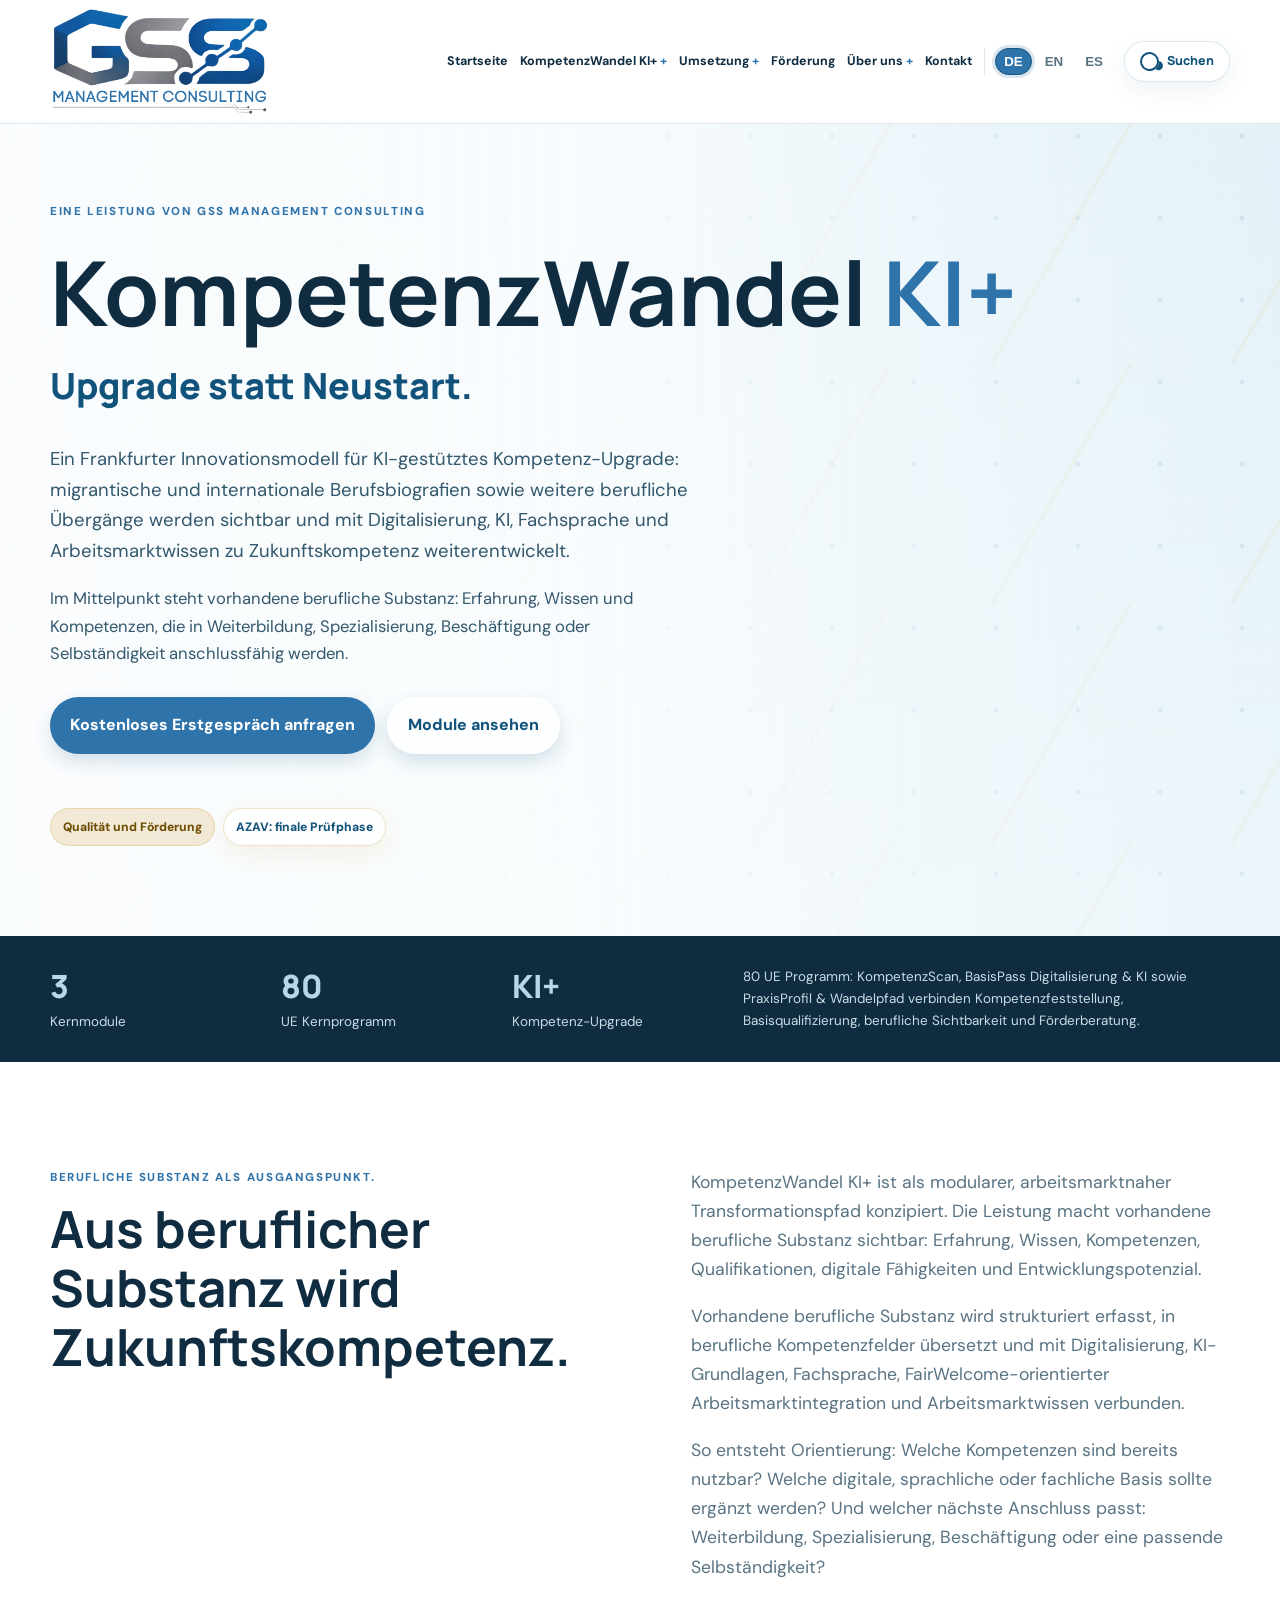
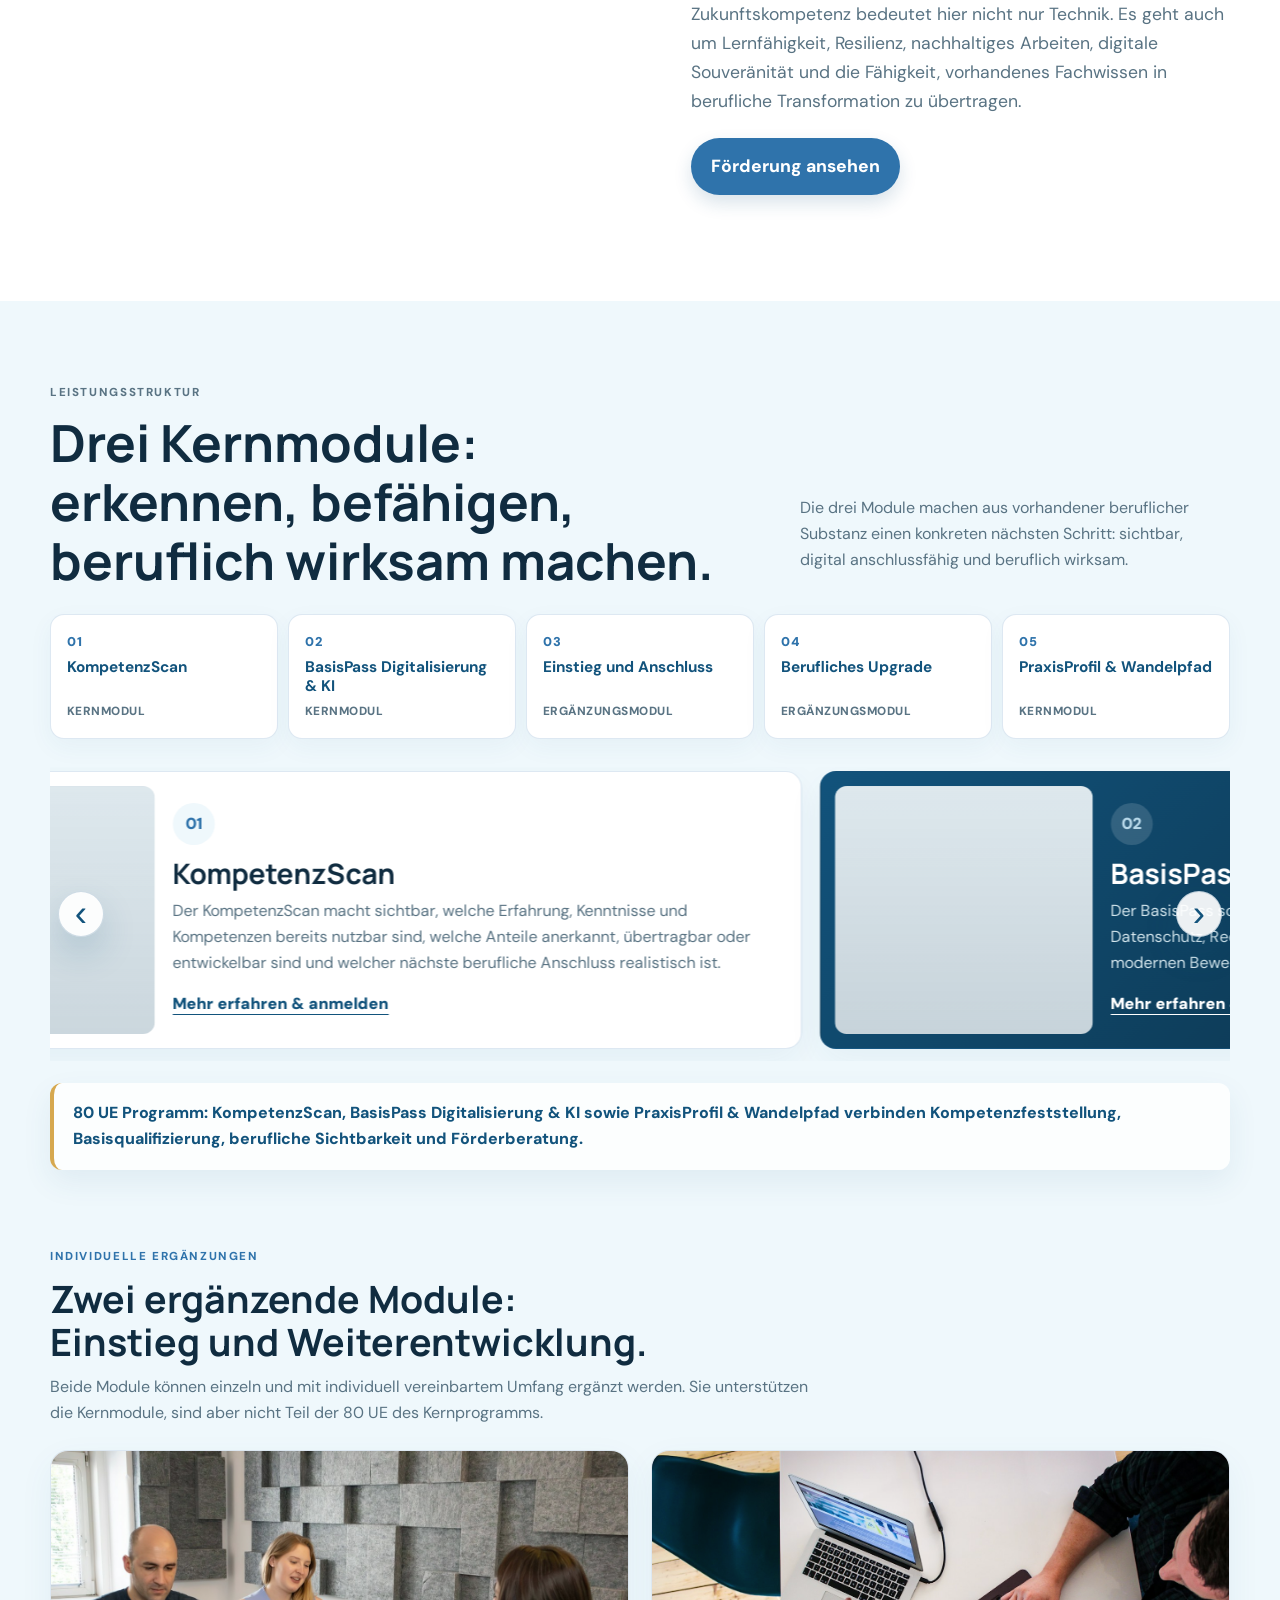
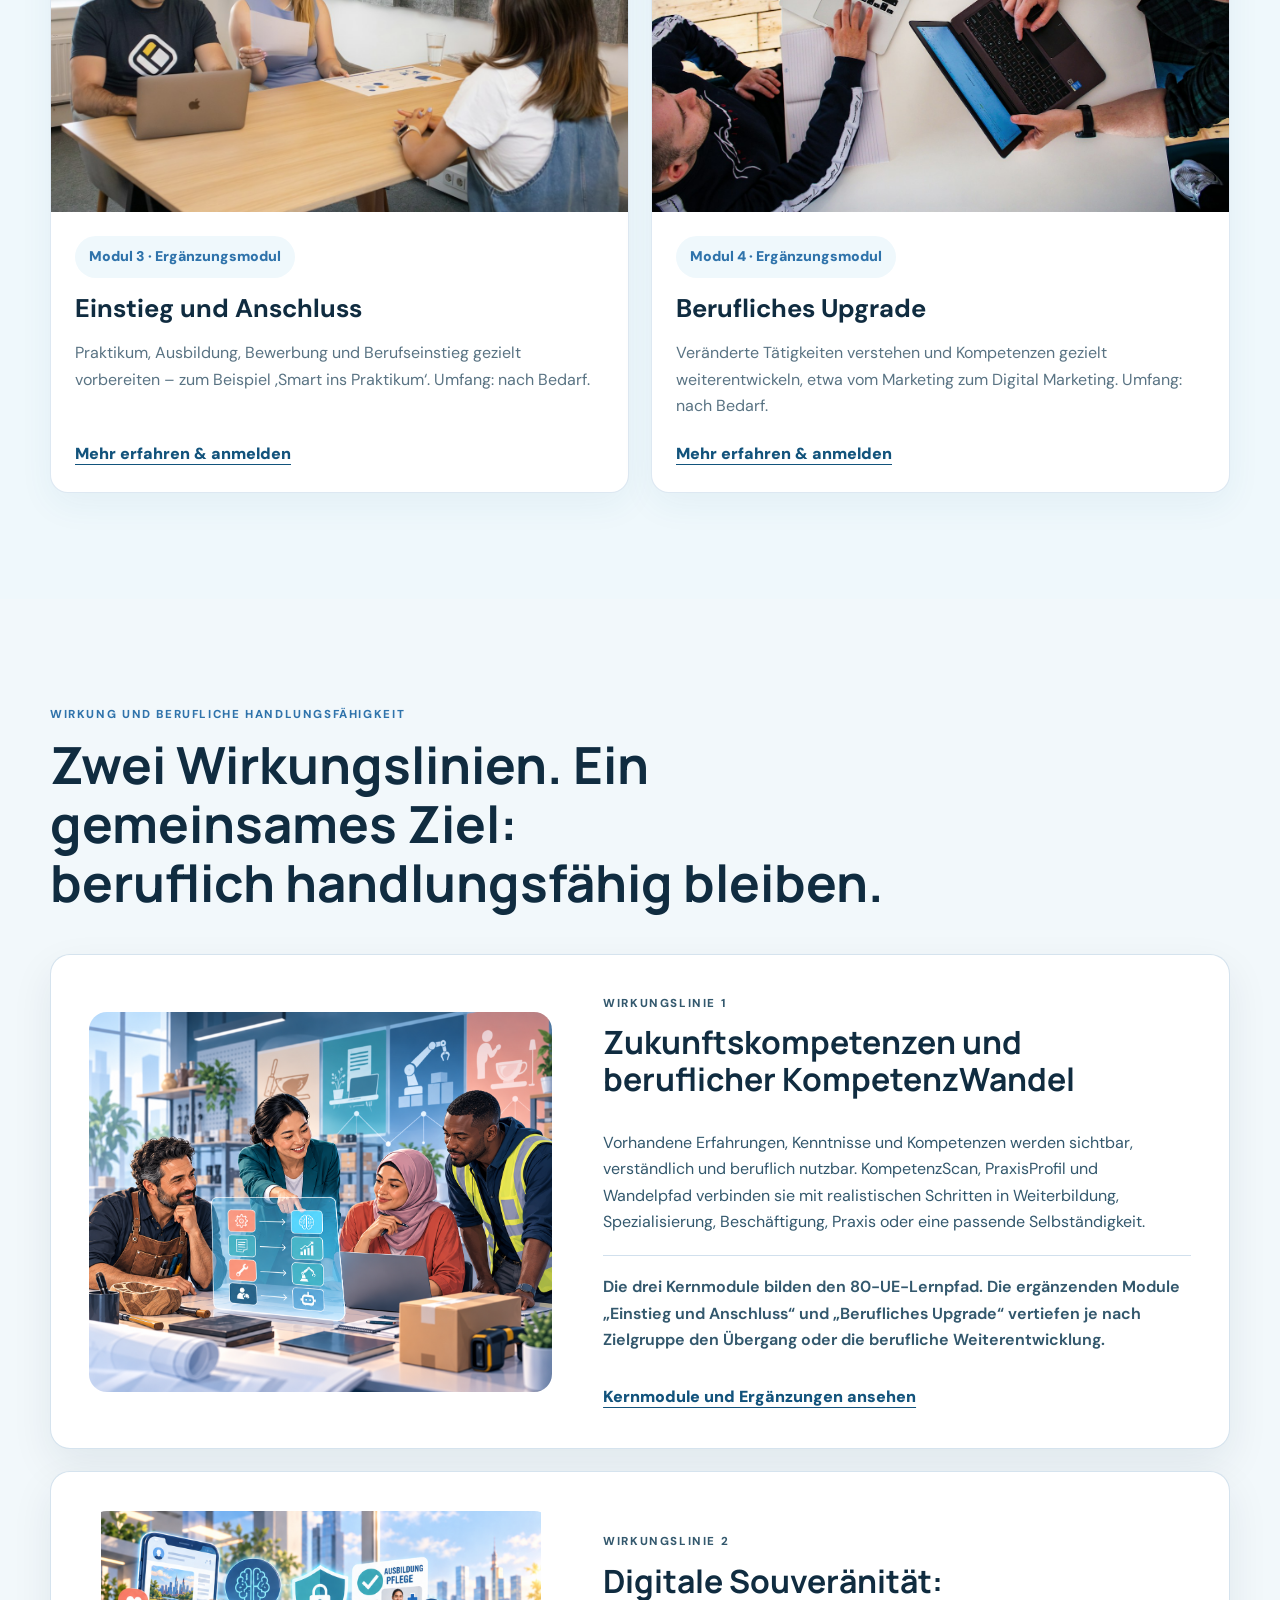
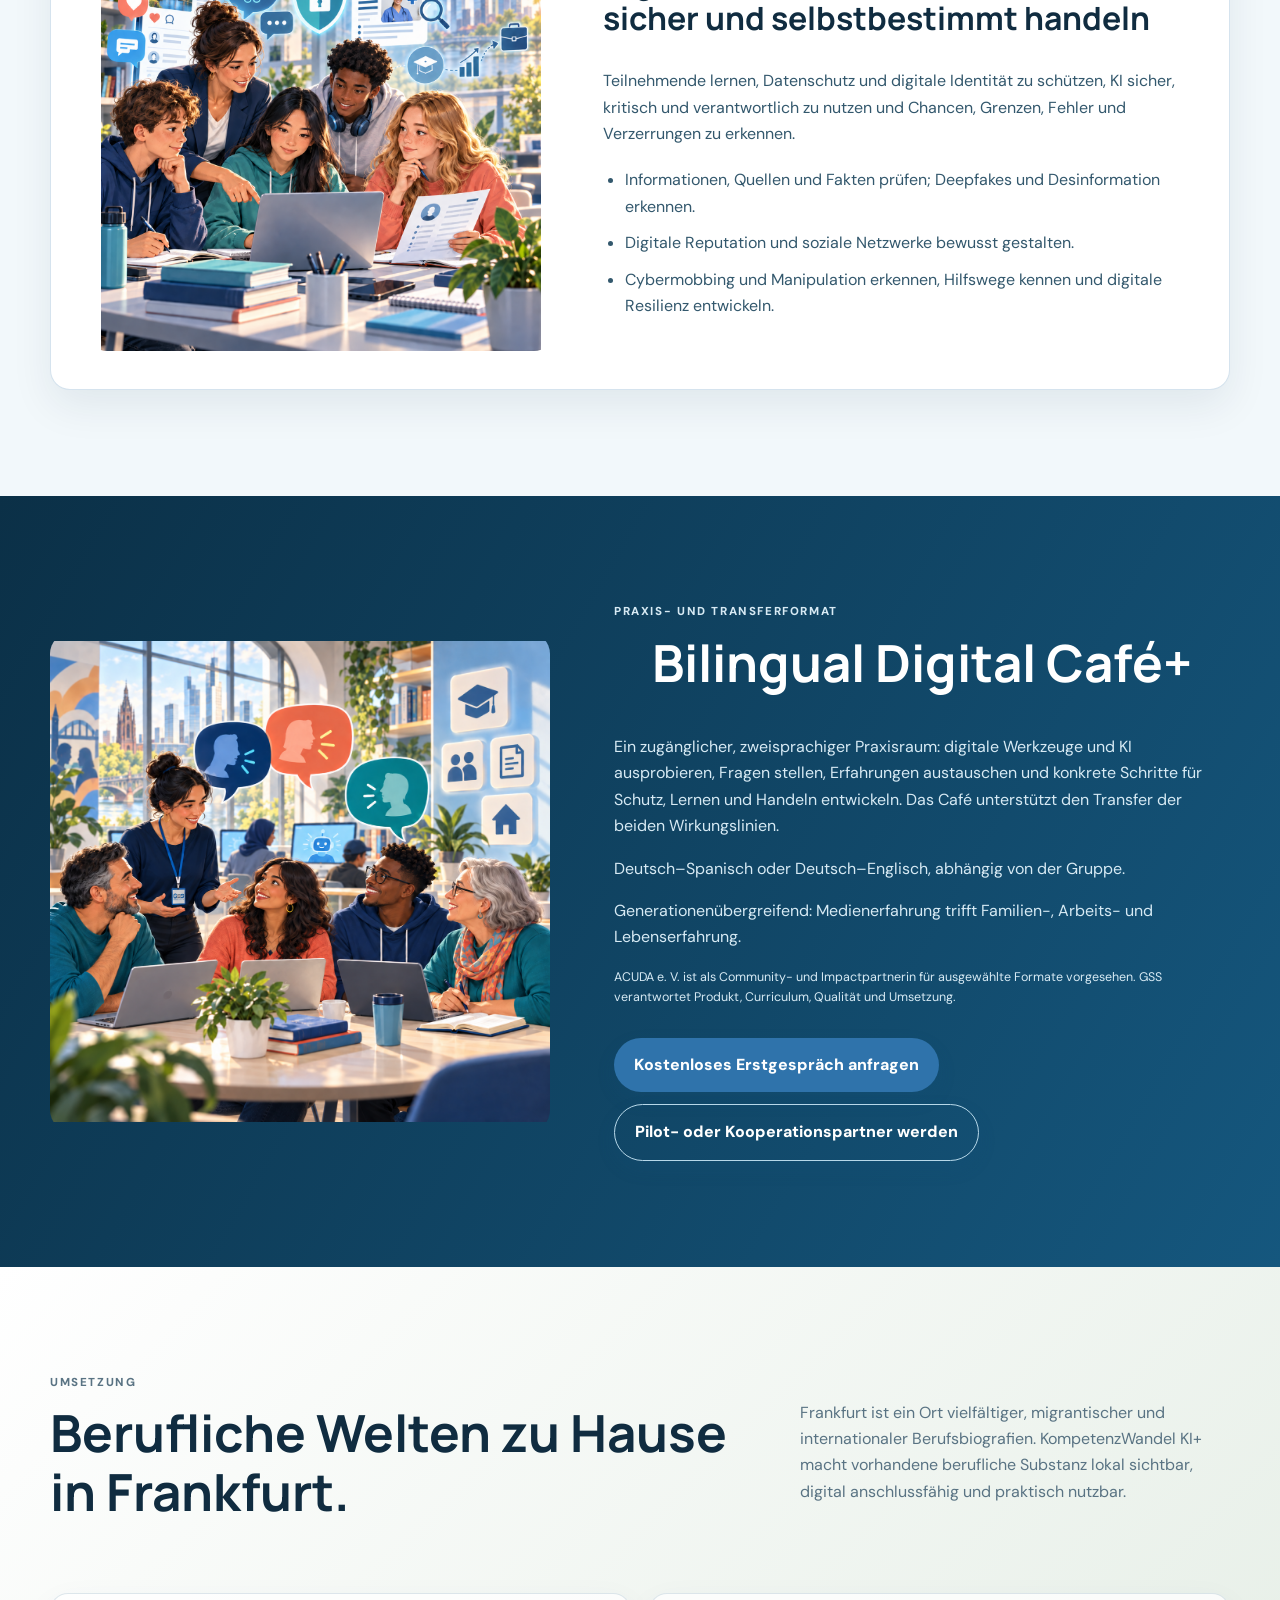
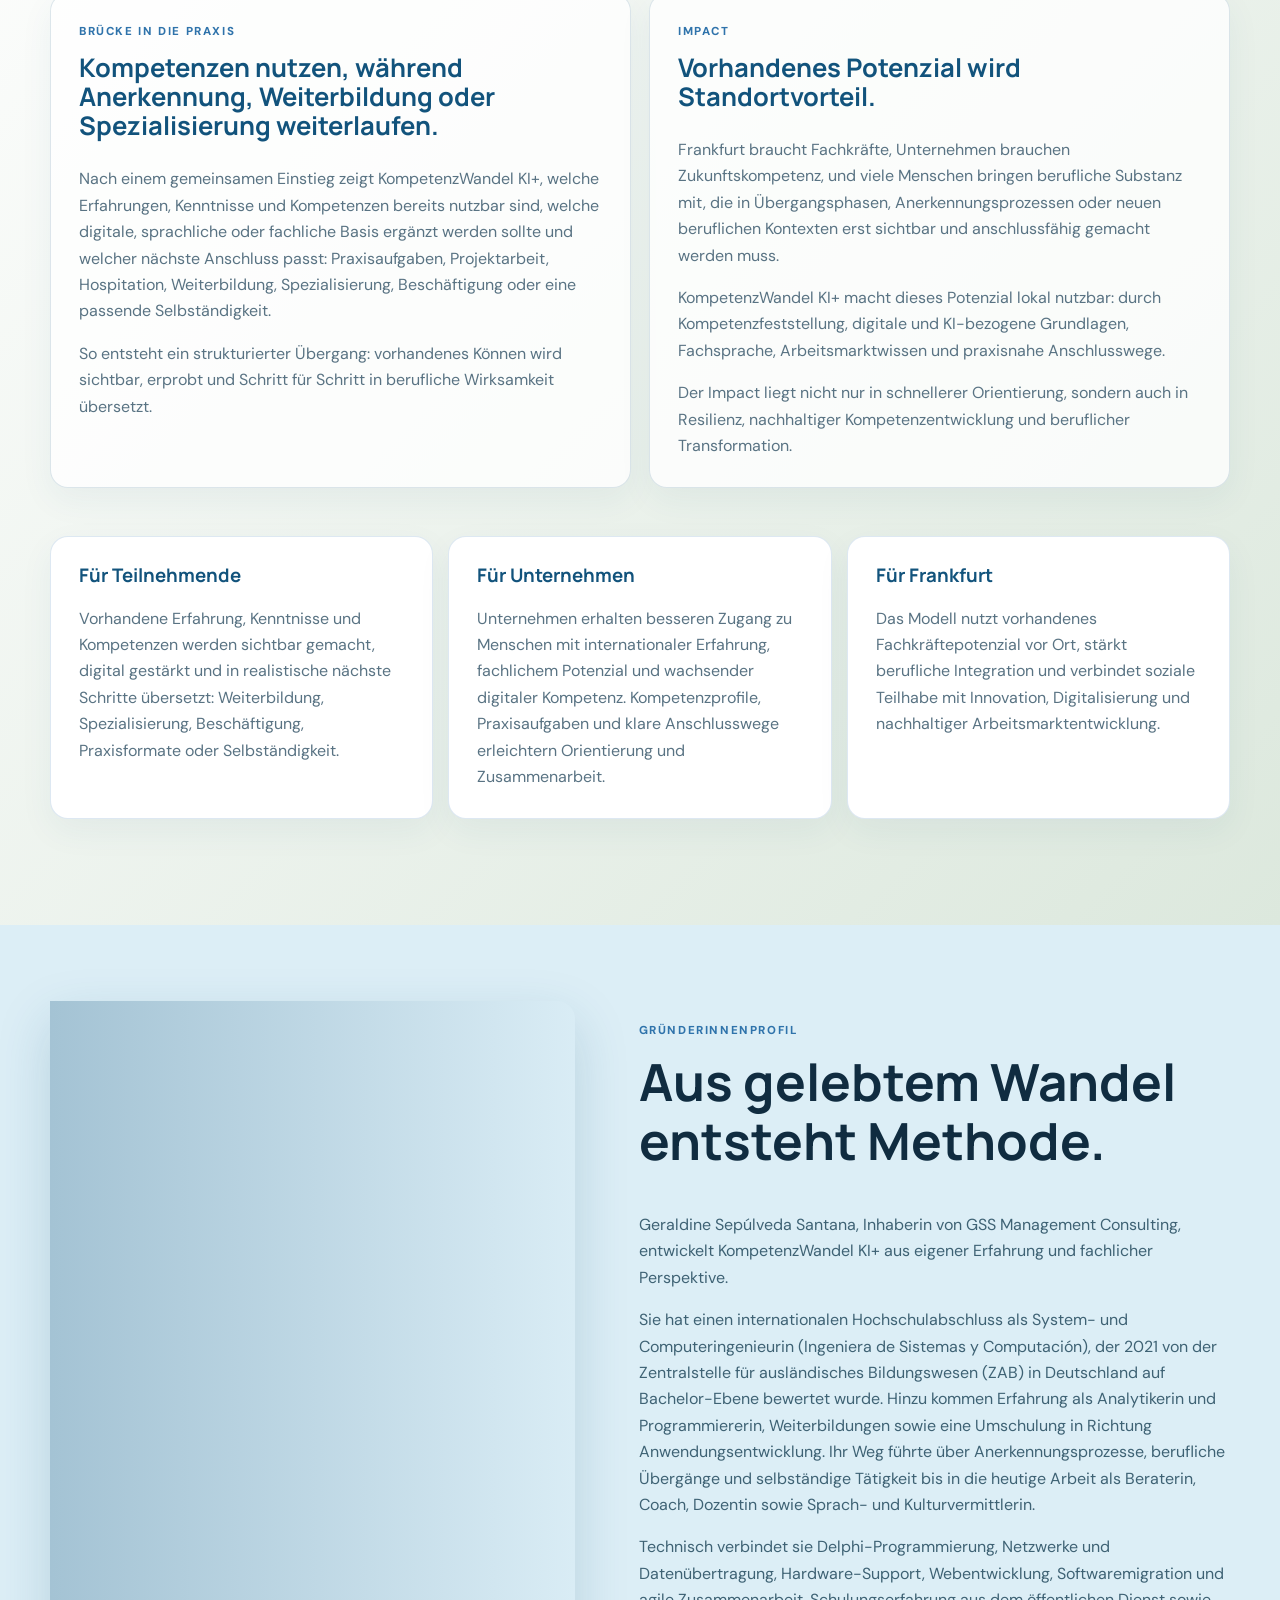
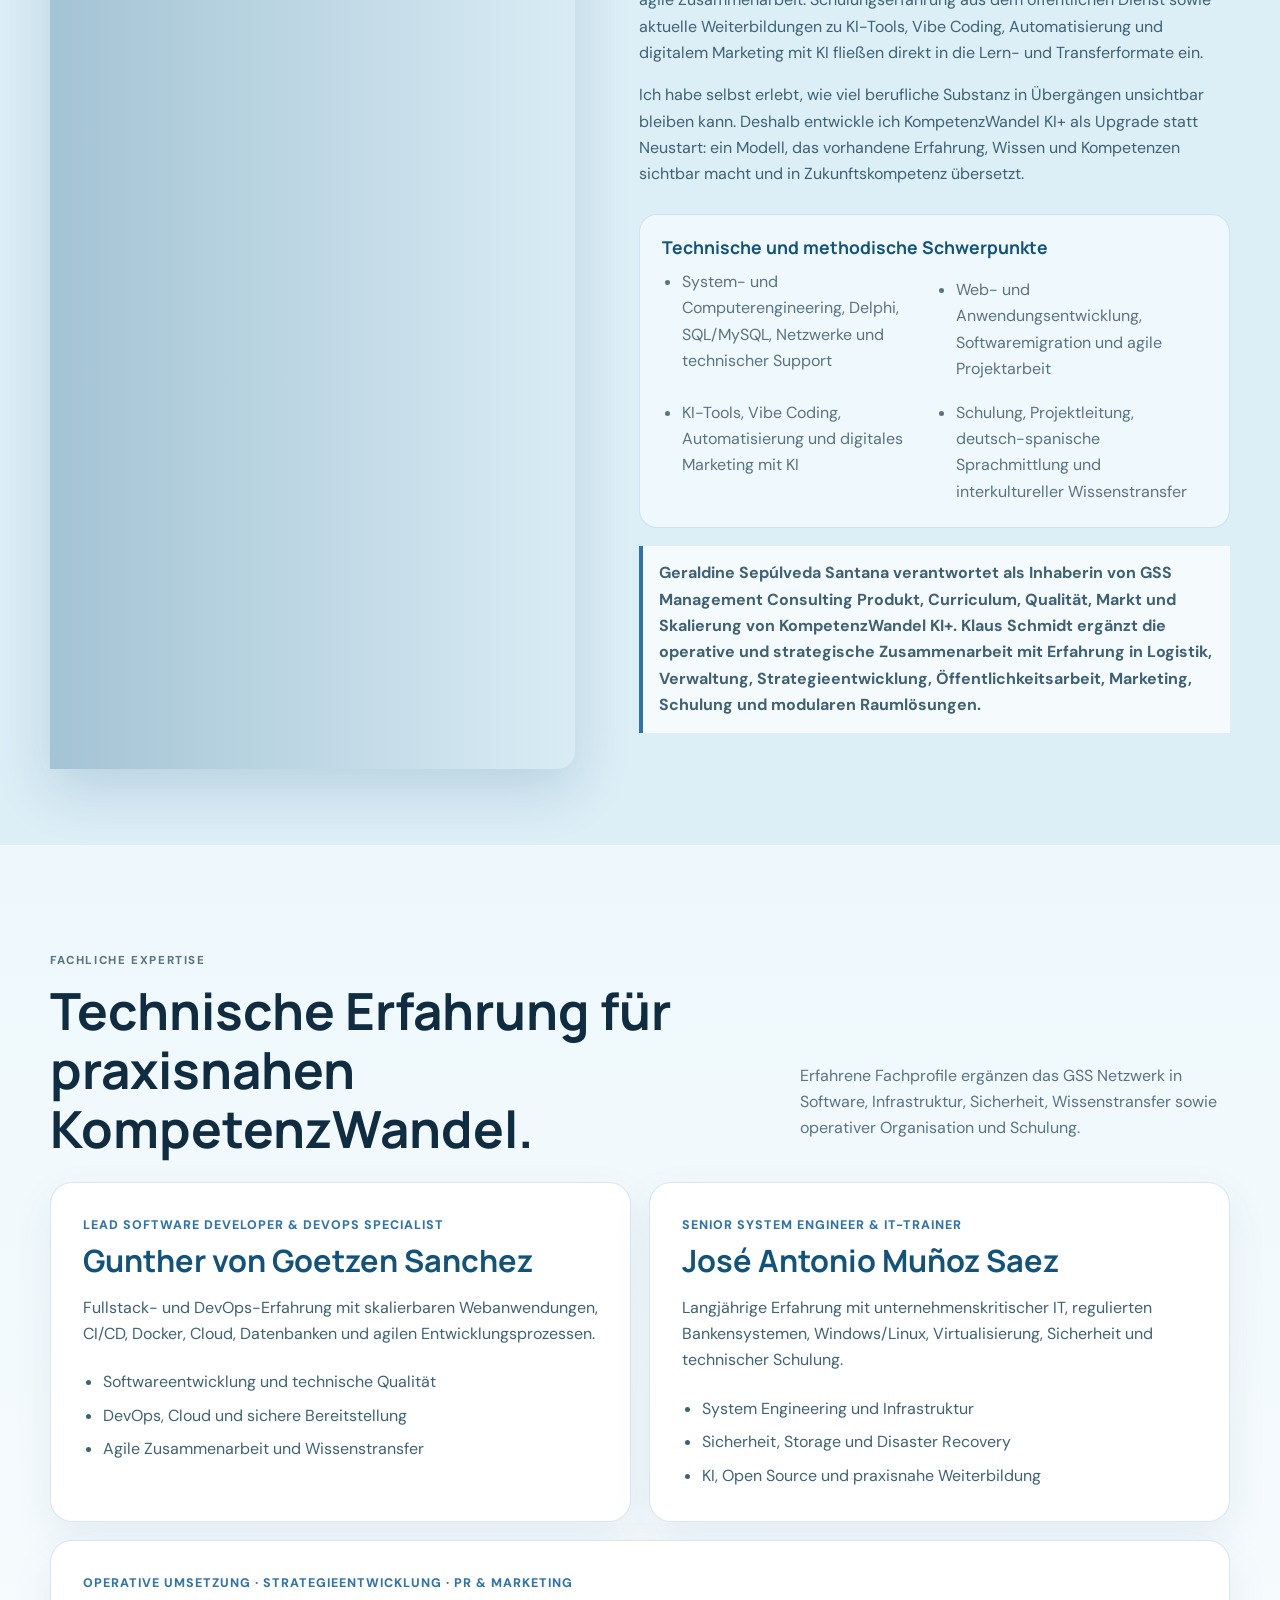
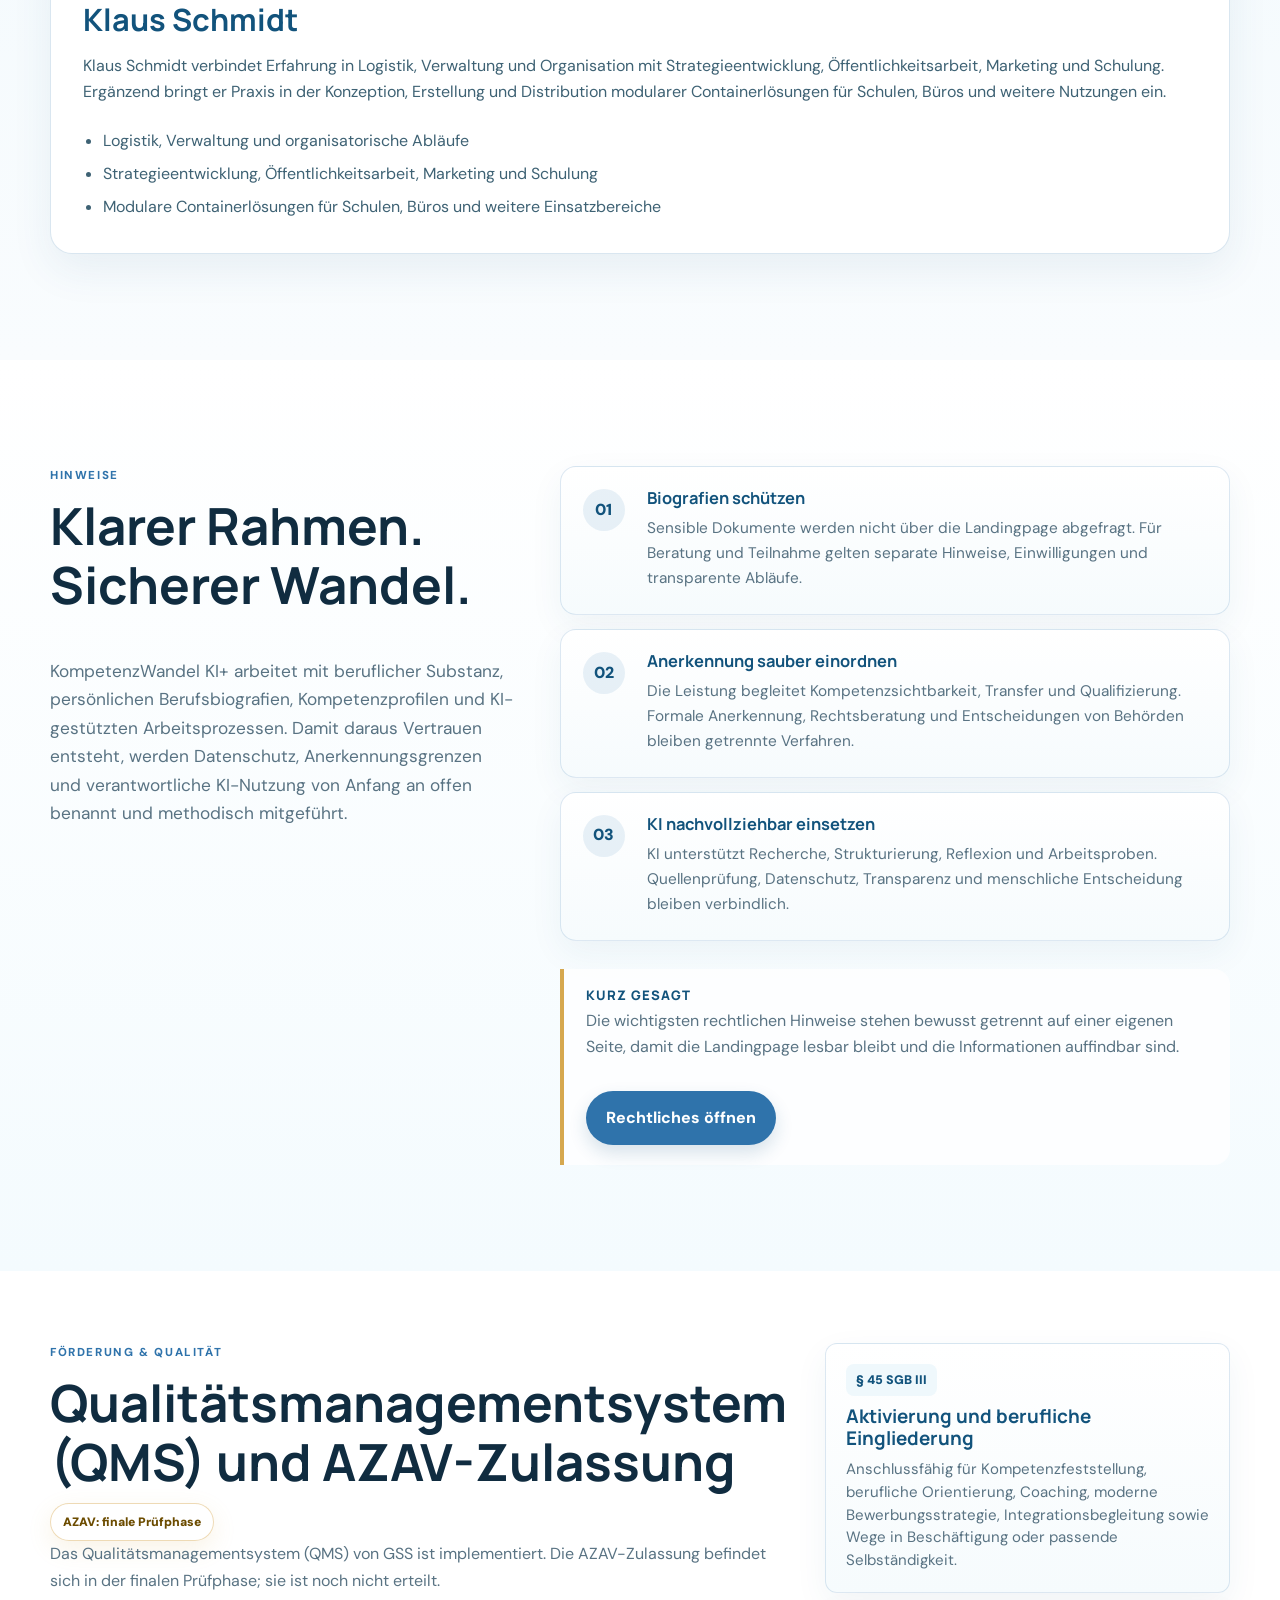
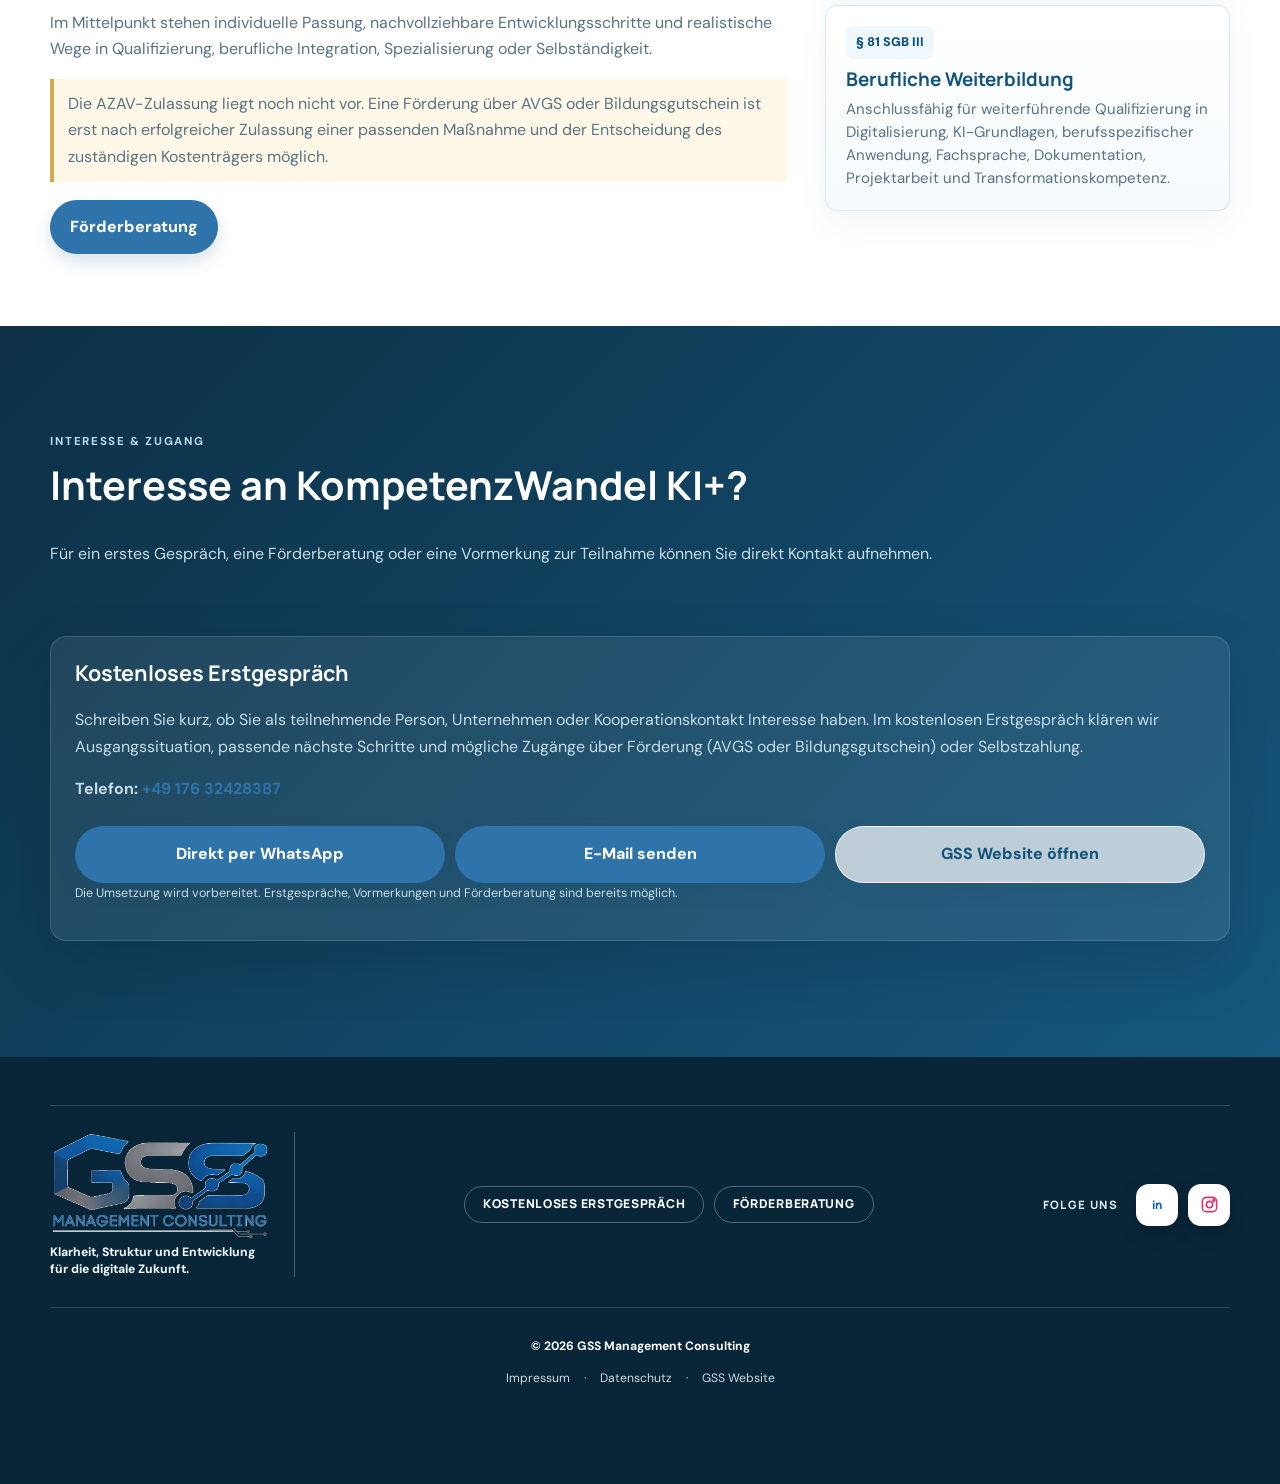
<file: index.html>
<!doctype html>
<html lang="de">
<head>
  <meta charset="UTF-8">
  <meta name="viewport" content="width=device-width, initial-scale=1.0">
  <title>KompetenzWandel KI+ | KI-gestütztes Kompetenz-Upgrade in Frankfurt</title>
  <meta name="description" content="Frankfurter Modell von GSS: Erfahrung, Wissen und Kompetenzen mit Digitalisierung, KI, Fachsprache und Arbeitsmarktwissen weiterentwickeln.">
  <meta name="robots" content="index, follow">
  <meta name="theme-color" content="#0b2545">
  <link rel="canonical" href="https://kompetenzwandel-ki-plus.gss-consulting.de/?lang=de">
  <link rel="alternate" hreflang="de" href="https://kompetenzwandel-ki-plus.gss-consulting.de/?lang=de" data-managed-seo>
  <link rel="alternate" hreflang="en" href="https://kompetenzwandel-ki-plus.gss-consulting.de/?lang=en" data-managed-seo>
  <link rel="alternate" hreflang="es" href="https://kompetenzwandel-ki-plus.gss-consulting.de/?lang=es" data-managed-seo>
  <link rel="alternate" hreflang="x-default" href="https://kompetenzwandel-ki-plus.gss-consulting.de/?lang=de" data-managed-seo>
  <meta property="og:title" content="KompetenzWandel KI+ | Upgrade statt Neustart">
  <meta property="og:description" content="Frankfurter Innovationsmodell für KI-gestütztes Kompetenz-Upgrade: berufliche Substanz sichtbar machen und zu Zukunftskompetenz weiterentwickeln.">
  <meta property="og:type" content="website">
  <meta property="og:url" content="https://kompetenzwandel-ki-plus.gss-consulting.de/?lang=de">
  <meta property="og:site_name" content="GSS Management Consulting">
  <meta property="og:locale" content="de_DE">
  <meta property="og:locale:alternate" content="en_US">
  <meta property="og:locale:alternate" content="es_ES">
  <meta property="og:image" content="https://kompetenzwandel-ki-plus.gss-consulting.de/assets/social-preview.png">
  <meta property="og:image:secure_url" content="https://kompetenzwandel-ki-plus.gss-consulting.de/assets/social-preview.png">
  <meta property="og:image:width" content="1200">
  <meta property="og:image:height" content="630">
  <meta property="og:image:alt" content="KompetenzWandel KI+ - Upgrade statt Neustart">
  <meta name="twitter:card" content="summary_large_image">
  <meta name="twitter:title" content="KompetenzWandel KI+ | Upgrade statt Neustart">
  <meta name="twitter:description" content="KI-gestütztes Kompetenz-Upgrade von GSS Management Consulting in Frankfurt.">
  <meta name="twitter:image" content="https://kompetenzwandel-ki-plus.gss-consulting.de/assets/social-preview.png">
  <link rel="icon" href="favicon.ico?v=20260720-gss-white" sizes="any">
  <link rel="icon" href="assets/favicon.svg?v=20260720-gss-white" type="image/svg+xml">
  <link rel="icon" href="assets/favicon-32.png?v=20260720-gss-white" type="image/png">
  <link rel="apple-touch-icon" href="assets/apple-touch-icon.png?v=20260720-gss-white">
  <link rel="manifest" href="site.webmanifest?v=20260720-gss-white">
  <script type="application/ld+json">{"@context":"https://schema.org","@graph":[{"@type":"Organization","@id":"https://web.gss-consulting.de/#organization","name":"GSS Management Consulting","url":"https://web.gss-consulting.de/","founder":{"@type":"Person","name":"Geraldine Sepúlveda Santana","jobTitle":"Gründerin und Inhaberin","knowsAbout":["System Engineering","Künstliche Intelligenz","Schulung","Projektmanagement","Interkulturelle Kommunikation"]},"sameAs":["https://www.linkedin.com/in/geraldine-sep%C3%BAlveda-santana-681823a3","https://www.instagram.com/gss_consulting/"]},{"@type":"Service","@id":"https://kompetenzwandel-ki-plus.gss-consulting.de/#service","name":"KompetenzWandel KI+","url":"https://kompetenzwandel-ki-plus.gss-consulting.de/","provider":{"@id":"https://web.gss-consulting.de/#organization"},"areaServed":{"@type":"City","name":"Frankfurt am Main"},"serviceType":"KI-gestützte Kompetenzentwicklung und berufliche Qualifizierung","audience":{"@type":"Audience","audienceType":"Berufstätige, Arbeitssuchende, Unternehmen und Institutionen"}},{"@type":"WebSite","@id":"https://kompetenzwandel-ki-plus.gss-consulting.de/#website","url":"https://kompetenzwandel-ki-plus.gss-consulting.de/","name":"KompetenzWandel KI+","inLanguage":["de","en","es"],"publisher":{"@id":"https://web.gss-consulting.de/#organization"}}]}</script>
  <!-- Google Search Console verification and Google Analytics can be added after the real IDs are available. -->
  <link rel="preconnect" href="https://fonts.googleapis.com">
  <link rel="preconnect" href="https://fonts.gstatic.com" crossorigin>
  <link href="https://fonts.googleapis.com/css2?family=DM+Sans:wght@400;500;600;700&family=Manrope:wght@600;700;800&display=swap" rel="stylesheet">
  <link rel="stylesheet" href="styles.css?v=20260921-hierarchy">
</head>
<body>
  <header class="site-header">
    <a class="brand" href="index.html" aria-label="KompetenzWandel KI+">
      <img class="brand-logo" src="assets/gss-logo-display.png?v=20260713-display" alt="GSS Management Consulting">
    </a>
    <nav class="nav" aria-label="Hauptnavigation">
      <a href="index.html" data-i18n="nav.home">Startseite</a>
      <div class="nav-group"><a href="index.html#angebot" data-i18n="nav.offer">KompetenzWandel KI+</a><div class="submenu"><a href="index.html#angebot" data-i18n="nav.overview">Überblick</a><a href="index.html#module" data-i18n="nav.modules">Kernmodule &amp; Ergänzungen</a><a href="modul.html?mod=einstieg" data-i18n="nav.youth">Einstieg und Anschluss</a><a href="index.html#digitale-souveraenitaet" data-i18n="nav.sovereignty">Digitale Souveränität</a><a href="index.html#bilingual-digital-cafe" data-i18n="nav.cafe">Bilingual Digital Café+</a></div></div>
      <div class="nav-group"><button class="nav-parent" type="button" data-i18n="nav.implementation">Umsetzung</button><div class="submenu"><a href="index.html#umsetzung" data-i18n="nav.practiceImpact">Praxis & Impact</a></div></div>
      <a href="index.html#qualitaet" data-i18n="nav.quality">Förderung</a>
      <div class="nav-group"><button class="nav-parent" type="button" data-i18n="nav.about">Über uns</button><div class="submenu"><a href="index.html#profil" data-i18n="nav.profile">Profil</a><a href="index.html#hinweise" data-i18n="nav.notice">Hinweise</a></div></div>
      <a href="index.html#kontakt" data-i18n="nav.contact">Kontakt</a>
      <div class="language" aria-label="Sprache wählen">
        <button class="lang active" type="button" data-lang="de">DE</button>
        <button class="lang" type="button" data-lang="en">EN</button>
        <button class="lang" type="button" data-lang="es">ES</button>
      </div>
      <div class="site-search">
        <button class="search-toggle" type="button" aria-expanded="false" data-i18n="search.button">Suchen</button>
        <div class="search-panel" hidden>
          <form class="site-search-form">
            <label class="sr-only" for="site-search-input" data-i18n="search.label">Landingpage durchsuchen</label>
            <input id="site-search-input" class="site-search-input" type="search" autocomplete="off" data-i18n-placeholder="search.placeholder" placeholder="Landingpage durchsuchen">
            <button type="submit" aria-label="Suchen">→</button>
          </form>
          <div class="search-results" role="listbox"><p data-i18n="search.hint">Suchbegriff eingeben.</p></div>
        </div>
      </div>
    </nav>
  </header>

  <main>
    <section class="hero">
      <div class="hero-sequence" aria-hidden="true">
        <video class="hero-video hero-frame hero-frame-1" autoplay muted loop playsinline poster="https://images.unsplash.com/photo-1516321318423-f06f85e504b3?auto=format&fit=crop&w=1800&q=90">
          <source src="https://videos.pexels.com/video-files/3141208/3141208-hd_1920_1080_25fps.mp4" type="video/mp4">
        </video>
        <div class="hero-frame hero-frame-2"></div>
        <div class="hero-frame hero-frame-3"></div>
      </div>
      <div class="hero-overlay"></div>
      <div class="container hero-content">
        <p class="eyebrow" data-i18n="hero.eyebrow">Eine Leistung von GSS Management Consulting</p>
        <h1 data-i18n="hero.title">KompetenzWandel <span>KI+</span></h1>
        <p class="lead" data-i18n="hero.lead">Upgrade statt Neustart.</p>
        <p class="hero-text" data-i18n="hero.text">Ein Frankfurter Innovationsmodell für KI-gestütztes Kompetenz-Upgrade: migrantische und internationale Berufsbiografien sowie weitere berufliche Übergänge werden sichtbar und mit Digitalisierung, KI, Fachsprache und Arbeitsmarktwissen zu Zukunftskompetenz weiterentwickelt.</p>
        <p class="hero-text hero-subtext" data-i18n="hero.subtext">Im Mittelpunkt steht vorhandene berufliche Substanz: Erfahrung, Wissen und Kompetenzen, die in Weiterbildung, Spezialisierung, Beschäftigung oder Selbständigkeit anschlussfähig werden.</p>
        <div class="actions">
          <a class="button" href="modul.html?mod=scan#formular" data-i18n="hero.primary">Kostenloses Erstgespräch anfragen</a>
          <a class="button button-ghost" href="#module" data-i18n="hero.secondary">Module ansehen</a>
        </div>
        <div class="badges status-badges" aria-label="Status">
          <a class="azav-badge" href="#qualitaet" data-i18n="hero.badge2">Qualität und Förderung</a>
          <span class="final-phase-badge" data-i18n="status.finalPhase">AZAV: finale Prüfphase</span>
        </div>
      </div>
    </section>

    <section class="trust">
      <div class="container trust-grid">
        <div><strong>3</strong><span data-i18n="trust.modules">Kernmodule</span></div>
        <div><strong>80</strong><span data-i18n="trust.path">UE Kernprogramm</span></div>
        <div><strong>KI+</strong><span data-i18n="trust.ai">Kompetenz-Upgrade</span></div>
        <p data-i18n="trust.note">80 UE Programm: KompetenzScan, BasisPass Digitalisierung & KI sowie PraxisProfil & Wandelpfad verbinden Kompetenzfeststellung, Basisqualifizierung, berufliche Sichtbarkeit und Förderberatung.</p>
      </div>
    </section>

    <section class="section intro" id="angebot">
      <div class="container split">
        <div>
          <p class="eyebrow" data-i18n="intro.eyebrow">Berufliche Substanz als Ausgangspunkt.</p>
          <h2 data-i18n="intro.title">Aus beruflicher Substanz wird Zukunftskompetenz.</h2>
        </div>
        <div class="intro-copy">
          <p data-i18n="intro.p1">KompetenzWandel KI+ ist als modularer, arbeitsmarktnaher Transformationspfad konzipiert. Die Leistung macht vorhandene berufliche Substanz sichtbar: Erfahrung, Wissen, Kompetenzen, Qualifikationen, digitale Fähigkeiten und Entwicklungspotenzial.</p>
          <p data-i18n="intro.p2">Vorhandene berufliche Substanz wird strukturiert erfasst, in berufliche Kompetenzfelder übersetzt und mit Digitalisierung, KI-Grundlagen, Fachsprache, FairWelcome-orientierter Arbeitsmarktintegration und Arbeitsmarktwissen verbunden.</p>
          <p data-i18n="intro.p3">So entsteht Orientierung: Welche Kompetenzen sind bereits nutzbar? Welche digitale, sprachliche oder fachliche Basis sollte ergänzt werden? Und welcher nächste Anschluss passt: Weiterbildung, Spezialisierung, Beschäftigung oder eine passende Selbständigkeit?</p>
          <p data-i18n="intro.p4">Zukunftskompetenz bedeutet hier nicht nur Technik. Es geht auch um Lernfähigkeit, Resilienz, nachhaltiges Arbeiten, digitale Souveränität und die Fähigkeit, vorhandenes Fachwissen in berufliche Transformation zu übertragen.</p>
          <div class="actions compact-actions">
            <a class="button" href="#qualitaet" data-i18n="intro.ctaFunding">Förderung ansehen</a>
          </div>
        </div>
      </div>
    </section>

    <section class="section modules" id="module">
      <div class="container">
        <div class="section-head">
          <div>
            <p class="eyebrow" data-i18n="modules.eyebrow">Leistungsstruktur</p>
            <h2 data-i18n="modules.title">Drei Kernmodule: erkennen, befähigen, beruflich wirksam machen.</h2>
          </div>
          <p data-i18n="modules.text">Die drei Module machen aus vorhandener beruflicher Substanz einen konkreten nächsten Schritt: sichtbar, digital anschlussfähig und beruflich wirksam.</p>
        </div>
        <div class="module-map" aria-label="Übersicht der fünf Module" data-i18n-aria-label="modules.mapLabel">
          <a href="modul.html?mod=scan"><span>01</span><strong data-i18n="m1.title">KompetenzScan</strong><small data-i18n="modules.coreLabel">Kernmodul</small></a>
          <a href="modul.html?mod=basis"><span>02</span><strong data-i18n="m2.title">BasisPass Digitalisierung &amp; KI</strong><small data-i18n="modules.coreLabel">Kernmodul</small></a>
          <a href="modul.html?mod=einstieg"><span>03</span><strong data-i18n="m3.title">Einstieg und Anschluss</strong><small data-i18n="modules.extensionLabel">Ergänzungsmodul</small></a>
          <a href="modul.html?mod=upgrade"><span>04</span><strong data-i18n="m4.title">Berufliches Upgrade</strong><small data-i18n="modules.extensionLabel">Ergänzungsmodul</small></a>
          <a href="modul.html?mod=praxis"><span>05</span><strong data-i18n="m5.title">PraxisProfil &amp; Wandelpfad</strong><small data-i18n="modules.coreLabel">Kernmodul</small></a>
        </div>
        <div class="module-carousel" aria-label="KompetenzWandel KI+ Module">
          <div class="module-grid" data-carousel-track>
            <article class="module-card">
              <div class="module-photo module-photo-scan" aria-hidden="true"></div>
              <div class="module-body">
                <span>01</span>
                <h3 data-i18n="m1.title">KompetenzScan</h3>
                <p data-i18n="m1.text">Der KompetenzScan macht sichtbar, welche Erfahrung, Kenntnisse und Kompetenzen bereits nutzbar sind, welche Anteile anerkannt, übertragbar oder entwickelbar sind und welcher nächste berufliche Anschluss realistisch ist.</p>
                <a class="module-link" href="modul.html?mod=scan" data-i18n="modules.more">Mehr erfahren & anmelden</a>
              </div>
            </article>
            <article class="module-card module-feature">
              <div class="module-photo module-photo-basis" aria-hidden="true"></div>
              <div class="module-body">
                <span>02</span>
                <h3 data-i18n="m2.title">BasisPass Digitalisierung & KI</h3>
                <p data-i18n="m2.text">Der BasisPass schafft eine gemeinsame Grundlage in Digitalisierung, KI, Datenschutz, Recherche, Dokumentation, Kommunikation, Selbstmarketing, modernen Bewerbungsstrategien und berufsspezifischer Tool-Nutzung.</p>
                <a class="module-link" href="modul.html?mod=basis" data-i18n="modules.more">Mehr erfahren & anmelden</a>
              </div>
            </article>
            <article class="module-card">
              <div class="module-photo module-photo-praxis" aria-hidden="true"></div>
              <div class="module-body">
                <span>05</span>
                <h3 data-i18n="m5.title">PraxisProfil & Wandelpfad</h3>
                <p data-i18n="m5.text">Das PraxisProfil übersetzt Scan und BasisPass in einen konkreten Wandelpfad: Kurzprofil, Portfolio oder Arbeitsprobe, Praxisaufgaben und Anschluss in Weiterbildung, Spezialisierung, Beschäftigung oder Gründung. So wird berufliche Transformation praktisch vorbereitet.</p>
                <a class="module-link" href="modul.html?mod=praxis" data-i18n="modules.more">Mehr erfahren & anmelden</a>
              </div>
            </article>
          </div>
          <div class="module-carousel-controls" aria-label="Module wechseln">
            <button class="module-arrow module-arrow-prev" type="button" data-carousel-control="prev" data-i18n-aria-label="modules.prev">
              <span aria-hidden="true">&#8249;</span>
            </button>
            <button class="module-arrow module-arrow-next" type="button" data-carousel-control="next" data-i18n-aria-label="modules.next">
              <span aria-hidden="true">&#8250;</span>
            </button>
          </div>
        </div>
        <p class="measure-note" data-i18n="modules.measureNote">80 UE Programm: KompetenzScan, BasisPass Digitalisierung & KI sowie PraxisProfil & Wandelpfad verbinden Kompetenzfeststellung, Basisqualifizierung, berufliche Sichtbarkeit und Förderberatung.</p>
        <div class="module-extensions" aria-labelledby="module-extensions-title">
          <div class="module-extensions-head">
            <p class="eyebrow" data-i18n="modules.extensionsEyebrow">Individuelle Ergänzungen</p>
            <h3 id="module-extensions-title" data-i18n="modules.extensionsTitle">Zwei ergänzende Module: Einstieg und Weiterentwicklung.</h3>
            <p data-i18n="modules.extensionsText">Beide Module können einzeln und mit individuell vereinbartem Umfang ergänzt werden. Sie unterstützen die Kernmodule, sind aber nicht Teil der 80 UE des Kernprogramms.</p>
          </div>
          <div class="module-extensions-grid">
            <article class="module-extension-card">
              <img src="assets/modul-einstieg.jpg" alt="Bewerbungsgespräch mit einer Kandidatin und zwei Gesprächspartnern" data-i18n-alt="m3.imageAlt" loading="lazy" width="1400" height="936">
              <div class="module-extension-body">
                <span class="module-number" data-i18n="m3.number">Ergänzungsmodul</span>
                <h4 data-i18n="m3.title">Einstieg und Anschluss</h4>
                <p data-i18n="m3.text">Praktikum, Ausbildung, Bewerbung und Berufseinstieg gezielt vorbereiten – zum Beispiel „Smart ins Praktikum“. Umfang: nach Bedarf.</p>
                <a class="module-link" href="modul.html?mod=einstieg" data-i18n="modules.more">Mehr erfahren & anmelden</a>
              </div>
            </article>
            <article class="module-extension-card">
              <img src="assets/modul-upgrade.jpg" alt="Zwei Fachkräfte arbeiten gemeinsam mit Laptop und Tablet an digitalen Aufgaben" data-i18n-alt="m4.imageAlt" loading="lazy" width="1400" height="933">
              <div class="module-extension-body">
                <span class="module-number" data-i18n="m4.number">Ergänzungsmodul</span>
                <h4 data-i18n="m4.title">Berufliches Upgrade</h4>
                <p data-i18n="m4.text">Veränderte Tätigkeiten verstehen und Kompetenzen gezielt weiterentwickeln, etwa vom Marketing zum Digital Marketing. Umfang: nach Bedarf.</p>
                <a class="module-link" href="modul.html?mod=upgrade" data-i18n="modules.more">Mehr erfahren & anmelden</a>
              </div>
            </article>
          </div>
        </div>
      </div>
    </section>

    <section class="section impact-lines" aria-labelledby="wirkungslinien-title">
      <div class="container">
        <p class="eyebrow" data-i18n="lines.eyebrow">Wirkung und berufliche Handlungsfähigkeit</p>
        <h2 id="wirkungslinien-title" data-i18n="lines.title">Zwei Wirkungslinien. Ein gemeinsames Ziel: beruflich handlungsfähig bleiben.</h2>
        <div class="impact-lines-grid">
          <article class="impact-line">
            <div class="impact-line-intro">
              <img class="impact-illustration" src="assets/wirkungslinie-1-kompetenzwandel.png" alt="Menschen mit unterschiedlichen Berufen erarbeiten gemeinsam ein digitales Kompetenzprofil" data-i18n-alt="lines.oneImageAlt" loading="lazy" width="1385" height="1136">
              <div>
                <p class="eyebrow" data-i18n="lines.oneLabel">Wirkungslinie 1</p>
                <h3 data-i18n="lines.oneTitle">Zukunftskompetenzen und beruflicher KompetenzWandel</h3>
                <p data-i18n="lines.oneText">Vorhandene Erfahrungen, Kenntnisse und Kompetenzen werden sichtbar, verständlich und beruflich nutzbar. KompetenzScan, PraxisProfil und Wandelpfad verbinden sie mit realistischen Schritten in Weiterbildung, Spezialisierung, Beschäftigung, Praxis oder eine passende Selbständigkeit.</p>
                <p class="impact-line-note" data-i18n="lines.oneStructure">Die drei Kernmodule bilden den 80-UE-Lernpfad. Die ergänzenden Module „Einstieg und Anschluss“ und „Berufliches Upgrade“ vertiefen je nach Zielgruppe den Übergang oder die berufliche Weiterentwicklung.</p>
                <a class="module-link" href="#module" data-i18n="lines.oneModulesLink">Kernmodule und Ergänzungen ansehen</a>
              </div>
            </div>
          </article>
          <article class="impact-line" id="digitale-souveraenitaet">
            <div class="impact-line-intro">
              <img class="impact-illustration" src="assets/digitale-souveraenitaet.png" alt="Junge Menschen lernen gemeinsam mit einer Mentorin den sicheren Umgang mit digitalen Werkzeugen" data-i18n-alt="lines.imageAlt" loading="lazy" width="1254" height="1254">
              <div>
                <p class="eyebrow" data-i18n="lines.twoLabel">Wirkungslinie 2</p>
                <h3 data-i18n="lines.twoTitle">Digitale Souveränität: sicher und selbstbestimmt handeln</h3>
                <p data-i18n="lines.twoText">Teilnehmende lernen, Datenschutz und digitale Identität zu schützen, KI sicher, kritisch und verantwortlich zu nutzen und Chancen, Grenzen, Fehler und Verzerrungen zu erkennen.</p>
                <ul class="sovereignty-topics">
                  <li data-i18n="lines.topic1">Informationen, Quellen und Fakten prüfen; Deepfakes und Desinformation erkennen.</li>
                  <li data-i18n="lines.topic2">Digitale Reputation und soziale Netzwerke bewusst gestalten.</li>
                  <li data-i18n="lines.topic3">Cybermobbing und Manipulation erkennen, Hilfswege kennen und digitale Resilienz entwickeln.</li>
                </ul>
              </div>
            </div>
          </article>
        </div>
      </div>
    </section>

    <section class="section digital-cafe" id="bilingual-digital-cafe" aria-labelledby="cafe-title">
      <div class="container digital-cafe-layout">
        <img class="cafe-illustration" src="assets/bilingual-digital-cafe.png" alt="Menschen verschiedener Generationen tauschen sich beim Bilingual Digital Café+ über digitale Themen aus" data-i18n-alt="cafe.imageAlt" loading="lazy" width="1278" height="1278">
        <div>
          <p class="eyebrow" data-i18n="cafe.eyebrow">Praxis- und Transferformat</p>
          <h2 id="cafe-title" data-i18n="cafe.title">Bilingual Digital Café+</h2>
          <p data-i18n="cafe.text">Ein zugänglicher, zweisprachiger Praxisraum: digitale Werkzeuge und KI ausprobieren, Fragen stellen, Erfahrungen austauschen und konkrete Schritte für Schutz, Lernen und Handeln entwickeln. Das Café unterstützt den Transfer der beiden Wirkungslinien.</p>
          <p data-i18n="cafe.languages">Deutsch–Spanisch oder Deutsch–Englisch, abhängig von der Gruppe.</p>
          <p data-i18n="cafe.generations">Generationenübergreifend: Medienerfahrung trifft Familien-, Arbeits- und Lebenserfahrung.</p>
          <p class="fineprint" data-i18n="cafe.partnerNote">ACUDA e. V. ist als Community- und Impactpartnerin für ausgewählte Formate vorgesehen. GSS verantwortet Produkt, Curriculum, Qualität und Umsetzung.</p>
          <div class="actions">
            <a class="button" href="modul.html?mod=scan#formular" data-i18n="cafe.participantCta">Kostenloses Erstgespräch anfragen</a>
            <a class="button button-ghost" href="modul.html?mod=scan&amp;role=partner#formular" data-i18n="cafe.partnerCta">Pilot- oder Kooperationspartner werden</a>
          </div>
        </div>
      </div>
    </section>

    <section class="section implementation" id="umsetzung">
      <div class="container implementation-grid">
        <div class="section-head implementation-head">
          <div>
            <p class="eyebrow" data-i18n="implementation.eyebrow">Umsetzung</p>
            <h2 data-i18n="impact.title">Berufliche Welten zu Hause in Frankfurt.</h2>
          </div>
          <p data-i18n="impact.text">Frankfurt ist ein Ort vielfältiger, migrantischer und internationaler Berufsbiografien. KompetenzWandel KI+ macht vorhandene berufliche Substanz lokal sichtbar, digital anschlussfähig und praktisch nutzbar.</p>
        </div>
        <div class="implementation-duo">
          <article>
            <p class="eyebrow" data-i18n="path.eyebrow">Brücke in die Praxis</p>
            <h3 data-i18n="path.title">Kompetenzen nutzen, während Anerkennung, Weiterbildung oder Spezialisierung weiterlaufen.</h3>
            <p data-i18n="path.summary">Nach einem gemeinsamen Einstieg zeigt KompetenzWandel KI+, welche Erfahrungen, Kenntnisse und Kompetenzen bereits nutzbar sind, welche digitale, sprachliche oder fachliche Basis ergänzt werden sollte und welcher nächste Anschluss passt: Praxisaufgaben, Projektarbeit, Hospitation, Weiterbildung, Spezialisierung, Beschäftigung oder eine passende Selbständigkeit.</p>
            <p data-i18n="path.summary2">So entsteht ein strukturierter Übergang: vorhandenes Können wird sichtbar, erprobt und Schritt für Schritt in berufliche Wirksamkeit übersetzt.</p>
          </article>
          <article>
            <p class="eyebrow" data-i18n="impact.eyebrow">Impact</p>
            <h3 data-i18n="impact.duoTitle">Vorhandenes Potenzial wird Standortvorteil.</h3>
            <p data-i18n="impact.duoP1">Frankfurt braucht Fachkräfte, Unternehmen brauchen Zukunftskompetenz, und viele Menschen bringen berufliche Substanz mit, die in Übergangsphasen, Anerkennungsprozessen oder neuen beruflichen Kontexten erst sichtbar und anschlussfähig gemacht werden muss.</p>
            <p data-i18n="impact.duoP2">KompetenzWandel KI+ macht dieses Potenzial lokal nutzbar: durch Kompetenzfeststellung, digitale und KI-bezogene Grundlagen, Fachsprache, Arbeitsmarktwissen und praxisnahe Anschlusswege.</p>
            <p data-i18n="impact.duoP3">Der Impact liegt nicht nur in schnellerer Orientierung, sondern auch in Resilienz, nachhaltiger Kompetenzentwicklung und beruflicher Transformation.</p>
          </article>
        </div>
        <div class="impact-grid">
          <article><h3 data-i18n="impact.i1t">Für Teilnehmende</h3><p data-i18n="impact.i1">Vorhandene Erfahrung, Kenntnisse und Kompetenzen werden sichtbar gemacht, digital gestärkt und in realistische nächste Schritte übersetzt: Weiterbildung, Spezialisierung, Beschäftigung, Praxisformate oder Selbständigkeit.</p></article>
          <article><h3 data-i18n="impact.i2t">Für Unternehmen</h3><p data-i18n="impact.i2">Unternehmen erhalten besseren Zugang zu Menschen mit internationaler Erfahrung, fachlichem Potenzial und wachsender digitaler Kompetenz. Kompetenzprofile, Praxisaufgaben und klare Anschlusswege erleichtern Orientierung und Zusammenarbeit.</p></article>
          <article><h3 data-i18n="impact.i3t">Für Frankfurt</h3><p data-i18n="impact.i3">Das Modell nutzt vorhandenes Fachkräftepotenzial vor Ort, stärkt berufliche Integration und verbindet soziale Teilhabe mit Innovation, Digitalisierung und nachhaltiger Arbeitsmarktentwicklung.</p></article>
        </div>
      </div>
    </section>

    <section class="section profile" id="profil">
      <div class="container profile-grid">
        <div class="profile-image" aria-hidden="true"></div>
        <div class="profile-copy">
          <p class="eyebrow" data-i18n="profile.eyebrow">Gründerinnenprofil</p>
          <h2 data-i18n="profile.title">Aus gelebtem Wandel entsteht Methode.</h2>
          <p data-i18n="profile.p1">Geraldine Sepúlveda Santana, Inhaberin von GSS Management Consulting, entwickelt KompetenzWandel KI+ aus eigener Erfahrung und fachlicher Perspektive.</p>
          <p data-i18n="profile.p2">Sie hat einen internationalen Hochschulabschluss als System- und Computeringenieurin (Ingeniera de Sistemas y Computación), der 2021 von der Zentralstelle für ausländisches Bildungswesen (ZAB) in Deutschland auf Bachelor-Ebene bewertet wurde. Hinzu kommen Erfahrung als Analytikerin und Programmiererin, Weiterbildungen sowie eine Umschulung in Richtung Anwendungsentwicklung. Ihr Weg führte über Anerkennungsprozesse, berufliche Übergänge und selbständige Tätigkeit bis in die heutige Arbeit als Beraterin, Coach, Dozentin sowie Sprach- und Kulturvermittlerin.</p>
          <p data-i18n="profile.tech">Technisch verbindet sie Delphi-Programmierung, Netzwerke und Datenübertragung, Hardware-Support, Webentwicklung, Softwaremigration und agile Zusammenarbeit. Schulungserfahrung aus dem öffentlichen Dienst sowie aktuelle Weiterbildungen zu KI-Tools, Vibe Coding, Automatisierung und digitalem Marketing mit KI fließen direkt in die Lern- und Transferformate ein.</p>
          <p data-i18n="profile.p3">Ich habe selbst erlebt, wie viel berufliche Substanz in Übergängen unsichtbar bleiben kann. Deshalb entwickle ich KompetenzWandel KI+ als Upgrade statt Neustart: ein Modell, das vorhandene Erfahrung, Wissen und Kompetenzen sichtbar macht und in Zukunftskompetenz übersetzt.</p>
          <div class="founder-skills"><h3 data-i18n="profile.skillsTitle">Technische und methodische Schwerpunkte</h3><ul class="profile-skill-list"><li data-i18n="profile.skill1">System- und Computerengineering, Delphi, SQL/MySQL, Netzwerke und technischer Support</li><li data-i18n="profile.skill2">Web- und Anwendungsentwicklung, Softwaremigration und agile Projektarbeit</li><li data-i18n="profile.skill3">KI-Tools, Vibe Coding, Automatisierung und digitales Marketing mit KI</li><li data-i18n="profile.skill4">Schulung, Projektleitung, deutsch-spanische Sprachmittlung und interkultureller Wissenstransfer</li></ul></div>
          <p class="team-note" data-i18n="profile.team">Geraldine Sepúlveda Santana verantwortet als Inhaberin von GSS Management Consulting Produkt, Curriculum, Qualität, Markt und Skalierung von KompetenzWandel KI+. Klaus Schmidt ergänzt die operative Zusammenarbeit mit Erfahrung in Logistik, Verwaltung, Organisation, Schulung und modularen Raumlösungen.</p>
        </div>
      </div>
    </section>

    <section class="section expert-network" id="fachliche-expertise">
      <div class="container">
        <div class="section-head">
          <div><p class="eyebrow" data-i18n="experts.eyebrow">Fachliche Expertise</p><h2 data-i18n="experts.title">Technische Erfahrung für praxisnahen KompetenzWandel.</h2></div>
          <p data-i18n="experts.text">Zwei erfahrene IT-Profile ergänzen die fachliche Perspektive des GSS Netzwerks für Software, Infrastruktur, Sicherheit und Wissenstransfer.</p>
        </div>
        <div class="expert-profile-grid">
          <article class="expert-profile"><p class="expert-kicker" data-i18n="experts.guntherRole">Lead Software Developer &amp; DevOps Specialist</p><h3>Gunther von Goetzen Sanchez</h3><p data-i18n="experts.guntherText">Fullstack- und DevOps-Erfahrung mit skalierbaren Webanwendungen, CI/CD, Docker, Cloud, Datenbanken und agilen Entwicklungsprozessen.</p><ul><li data-i18n="experts.guntherFocus1">Softwareentwicklung und technische Qualität</li><li data-i18n="experts.guntherFocus2">DevOps, Cloud und sichere Bereitstellung</li><li data-i18n="experts.guntherFocus3">Agile Zusammenarbeit und Wissenstransfer</li></ul></article>
          <article class="expert-profile"><p class="expert-kicker" data-i18n="experts.joseRole">Senior System Engineer &amp; IT-Trainer</p><h3>José Antonio Muñoz Saez</h3><p data-i18n="experts.joseText">Langjährige Erfahrung mit unternehmenskritischer IT, regulierten Bankensystemen, Windows/Linux, Virtualisierung, Sicherheit und technischer Schulung.</p><ul><li data-i18n="experts.joseFocus1">System Engineering und Infrastruktur</li><li data-i18n="experts.joseFocus2">Sicherheit, Storage und Disaster Recovery</li><li data-i18n="experts.joseFocus3">KI, Open Source und praxisnahe Weiterbildung</li></ul></article>
          <article class="expert-profile expert-profile-klaus"><p class="expert-kicker" data-i18n="experts.klausRole">Logistik · Verwaltung · Organisation</p><h3>Klaus Schmidt</h3><p data-i18n="experts.klausText">Klaus Schmidt bringt Erfahrung in Logistik, Verwaltung, Organisation und Schulung ein. Ein weiterer Schwerpunkt ist die Konzeption, Erstellung und Distribution modularer Containerlösungen für Schulen, Büros und weitere Nutzungen.</p><ul><li data-i18n="experts.klausFocus1">Logistik, Verwaltung und organisatorische Abläufe</li><li data-i18n="experts.klausFocus2">Schulung, Koordination und praxisnahe Umsetzung</li><li data-i18n="experts.klausFocus3">Modulare Containerlösungen für Schulen, Büros und weitere Einsatzbereiche</li></ul></article>
        </div>
      </div>
    </section>

    <section class="section legal legal-summary" id="hinweise">
      <div class="container legal-summary-layout">
        <div class="legal-summary-copy">
          <p class="eyebrow" data-i18n="legal.eyebrow">Hinweise</p>
          <h2 data-i18n="legal.title">Klarer Rahmen. Sicherer Wandel.</h2>
          <p class="section-lead" data-i18n="legal.text">KompetenzWandel KI+ arbeitet mit beruflicher Substanz, persönlichen Berufsbiografien, Kompetenzprofilen und KI-gestützten Arbeitsprozessen. Damit daraus Vertrauen entsteht, werden Datenschutz, Anerkennungsgrenzen und verantwortliche KI-Nutzung von Anfang an offen benannt und methodisch mitgeführt.</p>
        </div>
        <div class="legal-checks">
          <article>
            <span>01</span>
            <h3 data-i18n="legal.card1t">Biografien schützen</h3>
            <p data-i18n="legal.card1">Sensible Dokumente werden nicht über die Landingpage abgefragt. Für Beratung und Teilnahme gelten separate Hinweise, Einwilligungen und transparente Abläufe.</p>
          </article>
          <article>
            <span>02</span>
            <h3 data-i18n="legal.card2t">Anerkennung sauber einordnen</h3>
            <p data-i18n="legal.card2">Die Leistung begleitet Kompetenzsichtbarkeit, Transfer und Qualifizierung. Formale Anerkennung, Rechtsberatung und Entscheidungen von Behörden bleiben getrennte Verfahren.</p>
          </article>
          <article>
            <span>03</span>
            <h3 data-i18n="legal.card3t">KI nachvollziehbar einsetzen</h3>
            <p data-i18n="legal.card3">KI unterstützt Recherche, Strukturierung, Reflexion und Arbeitsproben. Quellenprüfung, Datenschutz, Transparenz und menschliche Entscheidung bleiben verbindlich.</p>
          </article>
        </div>
        <div class="legal-summary-note">
          <strong data-i18n="legal.noteTitle">Kurz gesagt</strong>
          <p data-i18n="legal.summary">Die wichtigsten rechtlichen Hinweise stehen bewusst getrennt auf einer eigenen Seite, damit die Landingpage lesbar bleibt und die Informationen auffindbar sind.</p>
          <div class="actions">
            <a class="button" href="legal.html" data-i18n="legal.legalCta">Rechtliches öffnen</a>
          </div>
        </div>
      </div>
    </section>

    <section class="section azav" id="qualitaet">
      <div class="container azav-grid">
        <div>
          <p class="eyebrow" data-i18n="azav.eyebrow">Förderung & Qualität</p>
          <div class="azav-title-row">
            <h2 data-i18n="azav.title">Qualitätsmanagementsystem (QMS) und AZAV-Zulassung</h2>
            <span class="final-phase-badge" data-i18n="status.finalPhase">AZAV: finale Prüfphase</span>
          </div>
          <p data-i18n="azav.text">Das Qualitätsmanagementsystem (QMS) von GSS ist implementiert. Die AZAV-Zulassung befindet sich in der finalen Prüfphase; sie ist noch nicht erteilt.</p>
          <p data-i18n="azav.text2">Im Mittelpunkt stehen individuelle Passung, nachvollziehbare Entwicklungsschritte und realistische Wege in Qualifizierung, berufliche Integration, Spezialisierung oder Selbständigkeit.</p>
          <p class="fineprint" data-i18n="azav.note">Die AZAV-Zulassung liegt noch nicht vor. Eine Förderung über AVGS oder Bildungsgutschein ist erst nach erfolgreicher Zulassung einer passenden Maßnahme und der Entscheidung des zuständigen Kostenträgers möglich.</p>
          <div class="actions azav-actions">
            <a class="button" href="modul.html?mod=scan#formular" data-i18n="azav.cta">Förderberatung</a>
          </div>
        </div>
        <div class="azav-cards">
          <article>
            <span>§ 45 SGB III</span>
            <h3 data-i18n="azav.activationTitle">Aktivierung und berufliche Eingliederung</h3>
            <p data-i18n="azav.activationText">Anschlussfähig für Kompetenzfeststellung, berufliche Orientierung, Coaching, moderne Bewerbungsstrategie, Integrationsbegleitung sowie Wege in Beschäftigung oder passende Selbständigkeit.</p>
          </article>
          <article>
            <span>§ 81 SGB III</span>
            <h3 data-i18n="azav.trainingTitle">Berufliche Weiterbildung</h3>
            <p data-i18n="azav.trainingText">Anschlussfähig für weiterführende Qualifizierung in Digitalisierung, KI-Grundlagen, berufsspezifischer Anwendung, Fachsprache, Dokumentation, Projektarbeit und Transformationskompetenz.</p>
          </article>
        </div>
      </div>
    </section>

    <section class="section contact" id="kontakt">
      <div class="container contact-grid">
        <div>
          <p class="eyebrow" data-i18n="contact.eyebrow">Interesse & Zugang</p>
          <h2 data-i18n="contact.title">Interesse an <span class="brand-nowrap">KompetenzWandel KI+</span>?</h2>
          <p data-i18n="contact.text">Für ein erstes Gespräch, eine Förderberatung oder eine Vormerkung zur Teilnahme können Sie direkt Kontakt aufnehmen.</p>
        </div>
        <div class="contact-panel">
          <h3 data-i18n="contact.panelTitle">Kostenloses Erstgespräch</h3>
          <p data-i18n="contact.panelText">Schreiben Sie kurz, ob Sie als teilnehmende Person, Unternehmen oder Kooperationskontakt Interesse haben. Im kostenlosen Erstgespräch klären wir Ausgangssituation, passende nächste Schritte und mögliche Zugänge über Förderung (AVGS oder Bildungsgutschein) oder Selbstzahlung.</p>
          <p class="contact-phone"><span data-i18n="contact.phoneLabel">Telefon:</span> <a href="tel:+4917632428387">+49 176 32428387</a></p>
          <div class="actions contact-actions">
            <a class="button" href="https://wa.me/4917632428387" target="_blank" rel="noopener" data-contact="whatsapp" data-i18n="contact.primary">Direkt per WhatsApp</a>
            <a class="button" href="mailto:info@gss-consulting.de" data-i18n="contact.emailCta">E-Mail senden</a>
            <a class="button button-ghost" href="https://web.gss-consulting.de/?lang=de" data-gss-link data-i18n="contact.secondary">GSS Website öffnen</a>
          </div>
          <p class="fineprint" data-i18n="contact.note">Die Umsetzung wird vorbereitet. Erstgespräche, Vormerkungen und Förderberatung sind bereits möglich.</p>
        </div>
      </div>
    </section>

  </main>

  <footer>
    <div class="container footer-utility">
      <div class="footer-brand-block">
        <a class="footer-home-logo" href="index.html" aria-label="GSS Management Consulting – Startseite">
          <img src="assets/gss-logo-display.png?v=20260713-display" alt="GSS Management Consulting">
        </a>
        <p class="footer-slogan" data-i18n="footer.claim">Klarheit, Struktur und Entwicklung für die digitale Zukunft.</p>
      </div>
      <div class="footer-action-group" aria-label="KompetenzWandel Aktionen">
        <a class="footer-faq-link" href="modul.html?mod=scan#formular" data-i18n="footer.freeCall">Kostenloses Erstgespräch</a>
        <a class="footer-faq-link" href="modul.html?mod=scan#formular" data-i18n="footer.avgs">Förderberatung</a>
      </div>
      <div class="footer-social-group">
        <span data-i18n="footer.social">Folge uns</span>
        <div class="social social-natural">
          <a href="https://www.linkedin.com/in/geraldine-sep%C3%BAlveda-santana-681823a3" data-social="linkedin" aria-label="LinkedIn">in</a>
          <a href="https://www.instagram.com/gss_consulting/" data-social="instagram" aria-label="Instagram GSS"><svg viewBox="0 0 24 24" aria-hidden="true" focusable="false"><rect x="3" y="3" width="18" height="18" rx="5"></rect><circle cx="12" cy="12" r="4"></circle><circle cx="17.5" cy="6.5" r="1.2"></circle></svg></a>
        </div>
      </div>
    </div>
    <div class="container copyright">
      <span class="copyright-owner">© <span id="year"></span> GSS Management Consulting</span>
      <span class="copyright-legal"><a href="legal.html#impressum" data-i18n="legal.imprintLink">Impressum</a> · <a href="legal.html#datenschutz" data-i18n="legal.privacyLink">Datenschutz</a> · <a href="https://web.gss-consulting.de/?lang=de" data-gss-link data-i18n="footer.website">GSS Website</a></span>
    </div>
  </footer>

  <script src="script.js?v=20260921-hierarchy"></script>
</body>
</html>
</file>
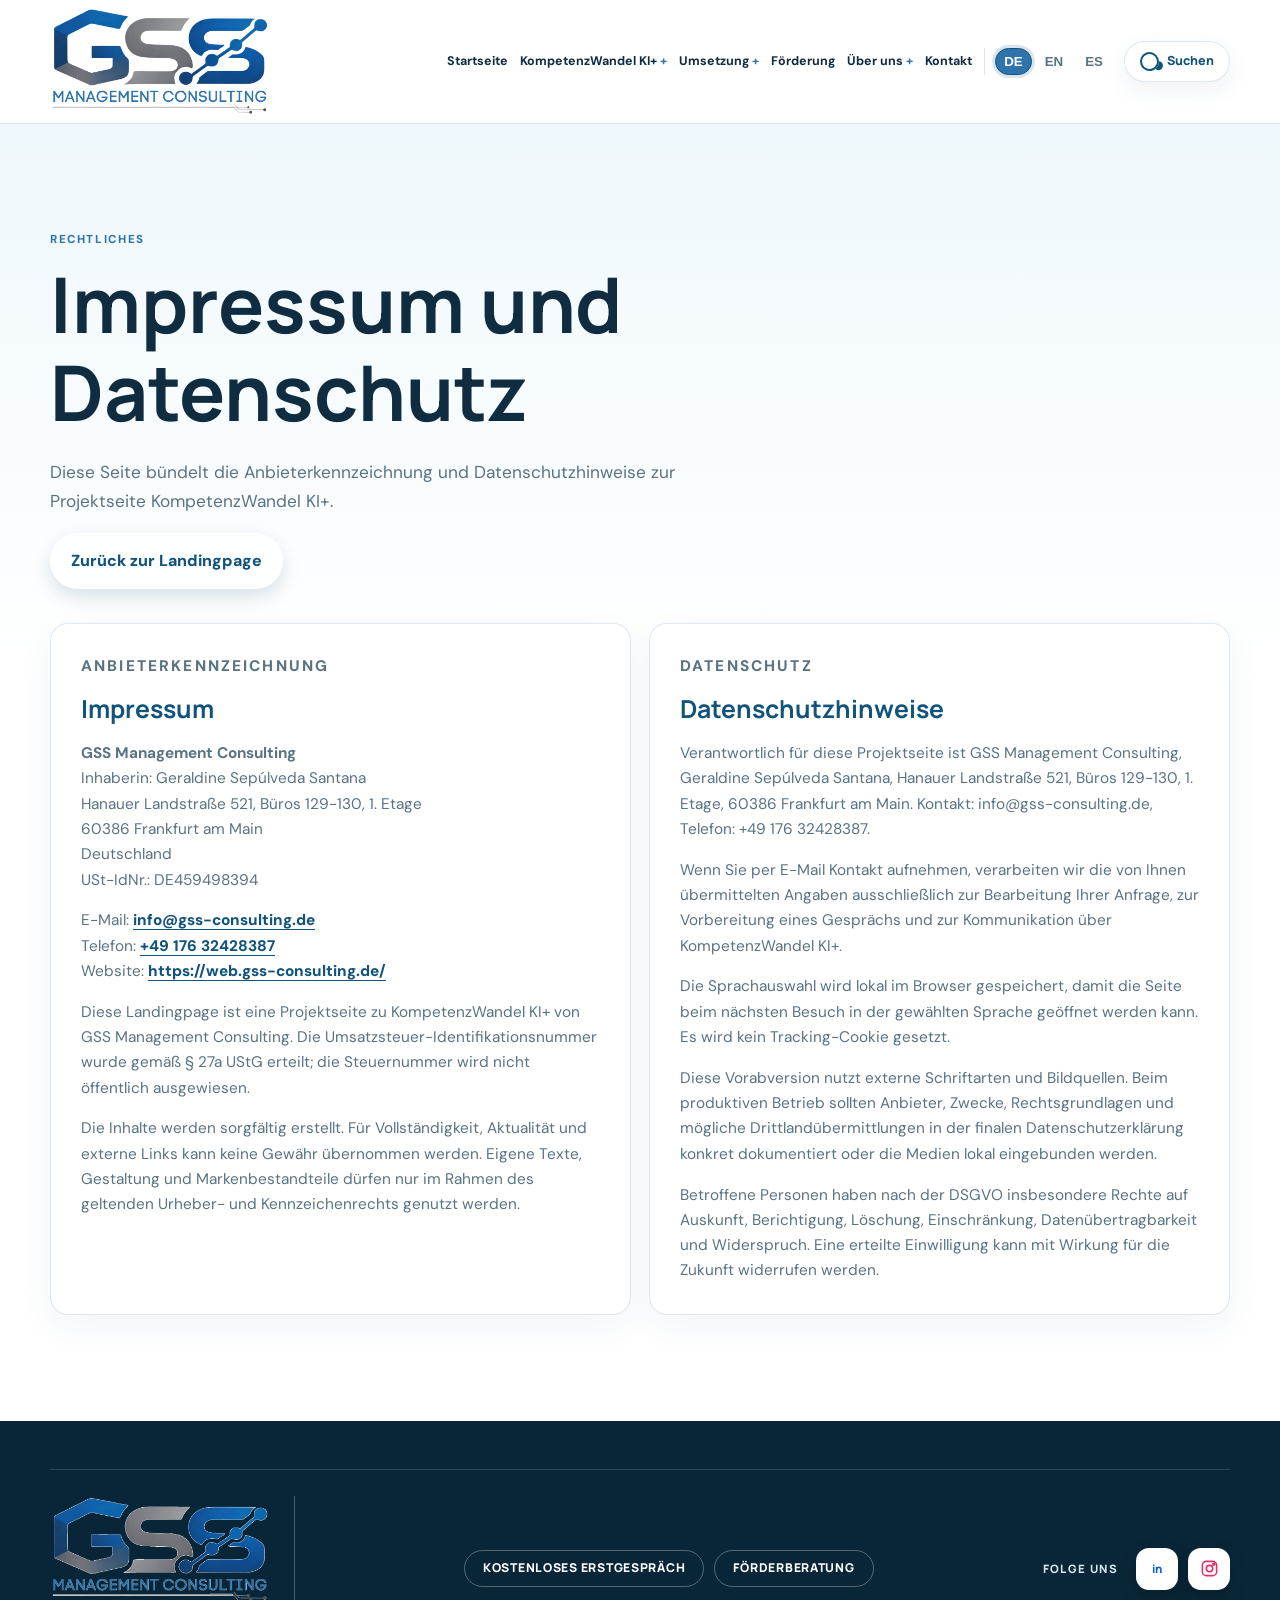
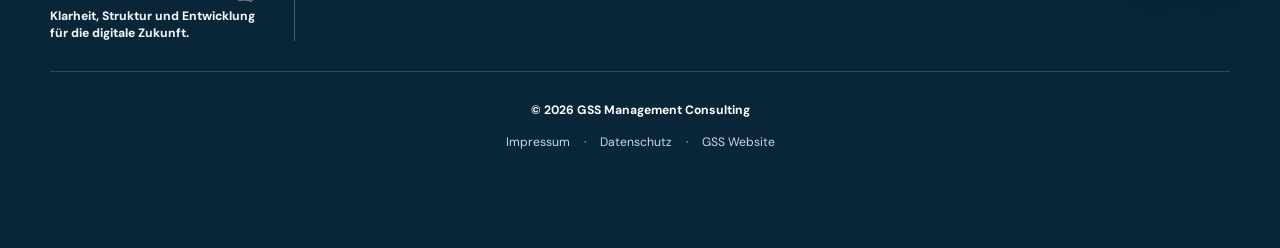
<file: legal.html>
<!doctype html>
<html lang="de">
<head>
  <meta charset="UTF-8">
  <meta name="viewport" content="width=device-width, initial-scale=1.0">
  <title>Impressum & Datenschutz | KompetenzWandel KI+ | GSS Management Consulting</title>
  <meta name="description" content="Impressum, Datenschutz und rechtliche Hinweise zur Landingpage KompetenzWandel KI+ von GSS Management Consulting.">
  <meta name="robots" content="index, follow">
  <meta name="theme-color" content="#0b2545">
  <link rel="canonical" href="https://kompetenzwandel-ki-plus.gss-consulting.de/legal.html?lang=de">
  <link rel="alternate" hreflang="de" href="https://kompetenzwandel-ki-plus.gss-consulting.de/legal.html?lang=de" data-managed-seo>
  <link rel="alternate" hreflang="en" href="https://kompetenzwandel-ki-plus.gss-consulting.de/legal.html?lang=en" data-managed-seo>
  <link rel="alternate" hreflang="es" href="https://kompetenzwandel-ki-plus.gss-consulting.de/legal.html?lang=es" data-managed-seo>
  <link rel="alternate" hreflang="x-default" href="https://kompetenzwandel-ki-plus.gss-consulting.de/legal.html?lang=de" data-managed-seo>
  <meta property="og:title" content="Impressum & Datenschutz | KompetenzWandel KI+">
  <meta property="og:description" content="Rechtliche Informationen zur Landingpage KompetenzWandel KI+ von GSS Management Consulting.">
  <meta property="og:type" content="website">
  <meta property="og:url" content="https://kompetenzwandel-ki-plus.gss-consulting.de/legal.html?lang=de">
  <meta property="og:site_name" content="GSS Management Consulting">
  <meta property="og:locale" content="de_DE">
  <meta property="og:image" content="https://kompetenzwandel-ki-plus.gss-consulting.de/assets/social-preview.png">
  <meta property="og:image:width" content="1200">
  <meta property="og:image:height" content="630">
  <meta property="og:image:alt" content="KompetenzWandel KI+ - GSS Management Consulting">
  <meta name="twitter:card" content="summary_large_image">
  <meta name="twitter:title" content="Impressum & Datenschutz | KompetenzWandel KI+">
  <meta name="twitter:description" content="Rechtliche Informationen zu KompetenzWandel KI+.">
  <meta name="twitter:image" content="https://kompetenzwandel-ki-plus.gss-consulting.de/assets/social-preview.png">
  <link rel="icon" href="favicon.ico?v=20260720-gss-white" sizes="any">
  <link rel="icon" href="assets/favicon.svg?v=20260720-gss-white" type="image/svg+xml">
  <link rel="icon" href="assets/favicon-32.png?v=20260720-gss-white" type="image/png">
  <link rel="apple-touch-icon" href="assets/apple-touch-icon.png?v=20260720-gss-white">
  <link rel="manifest" href="site.webmanifest?v=20260720-gss-white">
  <!-- Google Search Console verification and Google Analytics can be added after the real IDs are available. -->
  <link rel="preconnect" href="https://fonts.googleapis.com">
  <link rel="preconnect" href="https://fonts.gstatic.com" crossorigin>
  <link href="https://fonts.googleapis.com/css2?family=DM+Sans:wght@400;500;600;700&family=Manrope:wght@600;700;800&display=swap" rel="stylesheet">
  <link rel="stylesheet" href="styles.css?v=20260713-mobile7">
</head>
<body>
  <header class="site-header">
    <a class="brand" href="index.html" aria-label="KompetenzWandel KI+">
      <img class="brand-logo" src="assets/gss-logo-display.png?v=20260713-display" alt="GSS Management Consulting">
    </a>
    <nav class="nav" aria-label="Hauptnavigation">
      <a href="index.html" data-i18n="nav.home">Startseite</a>
      <div class="nav-group"><a href="index.html#angebot" data-i18n="nav.offer">Leistung</a><div class="submenu"><a href="index.html#module" data-i18n="nav.modules">Module</a><a href="index.html#digitale-souveraenitaet" data-i18n="nav.sovereignty">Digitale Souveränität</a><a href="index.html#bilingual-digital-cafe" data-i18n="nav.cafe">Bilingual Digital Café+</a></div></div>
      <div class="nav-group"><button class="nav-parent" type="button" data-i18n="nav.implementation">Umsetzung</button><div class="submenu"><a href="index.html#umsetzung" data-i18n="nav.practiceImpact">Praxis & Impact</a></div></div>
      <a href="index.html#qualitaet" data-i18n="nav.quality">Förderung</a>
      <div class="nav-group"><button class="nav-parent" type="button" data-i18n="nav.about">Über uns</button><div class="submenu"><a href="index.html#profil" data-i18n="nav.profile">Profil</a><a href="index.html#hinweise" data-i18n="nav.notice">Hinweise</a></div></div>
      <a href="index.html#kontakt" data-i18n="nav.contact">Kontakt</a>
      <div class="language" aria-label="Sprache wählen">
        <button class="lang active" type="button" data-lang="de">DE</button>
        <button class="lang" type="button" data-lang="en">EN</button>
        <button class="lang" type="button" data-lang="es">ES</button>
      </div>
      <div class="site-search">
        <button class="search-toggle" type="button" aria-expanded="false" data-i18n="search.button">Suchen</button>
        <div class="search-panel" hidden>
          <form class="site-search-form">
            <label class="sr-only" for="site-search-input" data-i18n="search.label">Landingpage durchsuchen</label>
            <input id="site-search-input" class="site-search-input" type="search" autocomplete="off" data-i18n-placeholder="search.placeholder" placeholder="Landingpage durchsuchen">
            <button type="submit" aria-label="Suchen">→</button>
          </form>
          <div class="search-results" role="listbox"><p data-i18n="search.hint">Suchbegriff eingeben.</p></div>
        </div>
      </div>
    </nav>
  </header>

  <main class="legal-page-main">
    <section class="section legal-document">
      <div class="container">
        <div class="legal-page-head">
          <p class="eyebrow" data-i18n="legalPage.eyebrow">Rechtliches</p>
          <h1 data-i18n="legalPage.title">Impressum und Datenschutz</h1>
          <p data-i18n="legalPage.text">Diese Seite bündelt die Anbieterkennzeichnung und Datenschutzhinweise zur Projektseite KompetenzWandel KI+.</p>
          <a class="button button-ghost" href="index.html" data-i18n="legalPage.back">Zurück zur Landingpage</a>
        </div>

        <div class="legal-detail-grid">
          <article class="legal-detail" id="impressum">
            <p class="eyebrow" data-i18n="imprint.eyebrow">Anbieterkennzeichnung</p>
            <h2 data-i18n="imprint.title">Impressum</h2>
            <p data-i18n="imprint.provider"><strong>GSS Management Consulting</strong><br>Inhaberin: Geraldine Sepúlveda Santana<br>Hanauer Landstraße 521, Büros 129-130, 1. Etage<br>60386 Frankfurt am Main<br>Deutschland<br>USt-IdNr.: DE459498394</p>
            <p><span data-i18n="imprint.emailLabel">E-Mail:</span> <a href="mailto:info@gss-consulting.de">info@gss-consulting.de</a><br><span data-i18n="imprint.phoneLabel">Telefon:</span> <a href="tel:+4917632428387">+49 176 32428387</a><br><span data-i18n="imprint.websiteLabel">Website:</span> <a href="https://web.gss-consulting.de/?lang=de" data-gss-link>https://web.gss-consulting.de/</a></p>
            <p data-i18n="imprint.note">Diese Landingpage ist eine Projektseite zu KompetenzWandel KI+ von GSS Management Consulting. Die Umsatzsteuer-Identifikationsnummer wurde gemäß § 27a UStG erteilt; die Steuernummer wird nicht öffentlich ausgewiesen.</p>
            <p data-i18n="imprint.liability">Die Inhalte werden sorgfältig erstellt. Für Vollständigkeit, Aktualität und externe Links kann keine Gewähr übernommen werden. Eigene Texte, Gestaltung und Markenbestandteile dürfen nur im Rahmen des geltenden Urheber- und Kennzeichenrechts genutzt werden.</p>
          </article>

          <article class="legal-detail" id="datenschutz">
            <p class="eyebrow" data-i18n="privacy.eyebrow">Datenschutz</p>
            <h2 data-i18n="privacy.title">Datenschutzhinweise</h2>
            <p data-i18n="privacy.controller">Verantwortlich für diese Projektseite ist GSS Management Consulting, Geraldine Sepúlveda Santana, Hanauer Landstraße 521, Büros 129-130, 1. Etage, 60386 Frankfurt am Main. Kontakt: info@gss-consulting.de, Telefon: +49 176 32428387.</p>
            <p data-i18n="privacy.contact">Wenn Sie per E-Mail Kontakt aufnehmen, verarbeiten wir die von Ihnen übermittelten Angaben ausschließlich zur Bearbeitung Ihrer Anfrage, zur Vorbereitung eines Gesprächs und zur Kommunikation über KompetenzWandel KI+.</p>
            <p data-i18n="privacy.localStorage">Die Sprachauswahl wird lokal im Browser gespeichert, damit die Seite beim nächsten Besuch in der gewählten Sprache geöffnet werden kann. Es wird kein Tracking-Cookie gesetzt.</p>
            <p data-i18n="privacy.external">Diese Vorabversion nutzt externe Schriftarten und Bildquellen. Beim produktiven Betrieb sollten Anbieter, Zwecke, Rechtsgrundlagen und mögliche Drittlandübermittlungen in der finalen Datenschutzerklärung konkret dokumentiert oder die Medien lokal eingebunden werden.</p>
            <p data-i18n="privacy.rights">Betroffene Personen haben nach der DSGVO insbesondere Rechte auf Auskunft, Berichtigung, Löschung, Einschränkung, Datenübertragbarkeit und Widerspruch. Eine erteilte Einwilligung kann mit Wirkung für die Zukunft widerrufen werden.</p>
          </article>
        </div>
      </div>
    </section>
  </main>

  <footer>
    <div class="container footer-utility">
      <div class="footer-brand-block">
        <a class="footer-home-logo" href="index.html" aria-label="GSS Management Consulting – Startseite">
          <img src="assets/gss-logo-display.png?v=20260713-display" alt="GSS Management Consulting">
        </a>
        <p class="footer-slogan" data-i18n="footer.claim">Klarheit, Struktur und Entwicklung für die digitale Zukunft.</p>
      </div>
      <div class="footer-action-group" aria-label="KompetenzWandel Aktionen">
        <a class="footer-faq-link" href="modul.html?mod=scan#formular" data-i18n="footer.freeCall">Kostenloses Erstgespräch</a>
        <a class="footer-faq-link" href="modul.html?mod=scan#formular" data-i18n="footer.avgs">Förderberatung</a>
      </div>
      <div class="footer-social-group">
        <span data-i18n="footer.social">Folge uns</span>
        <div class="social social-natural">
          <a href="https://www.linkedin.com/in/geraldine-sep%C3%BAlveda-santana-681823a3" data-social="linkedin" aria-label="LinkedIn">in</a>
          <a href="https://www.instagram.com/gss_consulting/" data-social="instagram" aria-label="Instagram GSS"><svg viewBox="0 0 24 24" aria-hidden="true" focusable="false"><rect x="3" y="3" width="18" height="18" rx="5"></rect><circle cx="12" cy="12" r="4"></circle><circle cx="17.5" cy="6.5" r="1.2"></circle></svg></a>
        </div>
      </div>
    </div>
    <div class="container copyright">
      <span class="copyright-owner">© <span id="year"></span> GSS Management Consulting</span>
      <span class="copyright-legal"><a href="#impressum" data-i18n="legal.imprintLink">Impressum</a> · <a href="#datenschutz" data-i18n="legal.privacyLink">Datenschutz</a> · <a href="https://web.gss-consulting.de/?lang=de" data-gss-link data-i18n="footer.website">GSS Website</a></span>
    </div>
  </footer>

  <script src="script.js?v=20260720-seo1"></script>
</body>
</html>
</file>
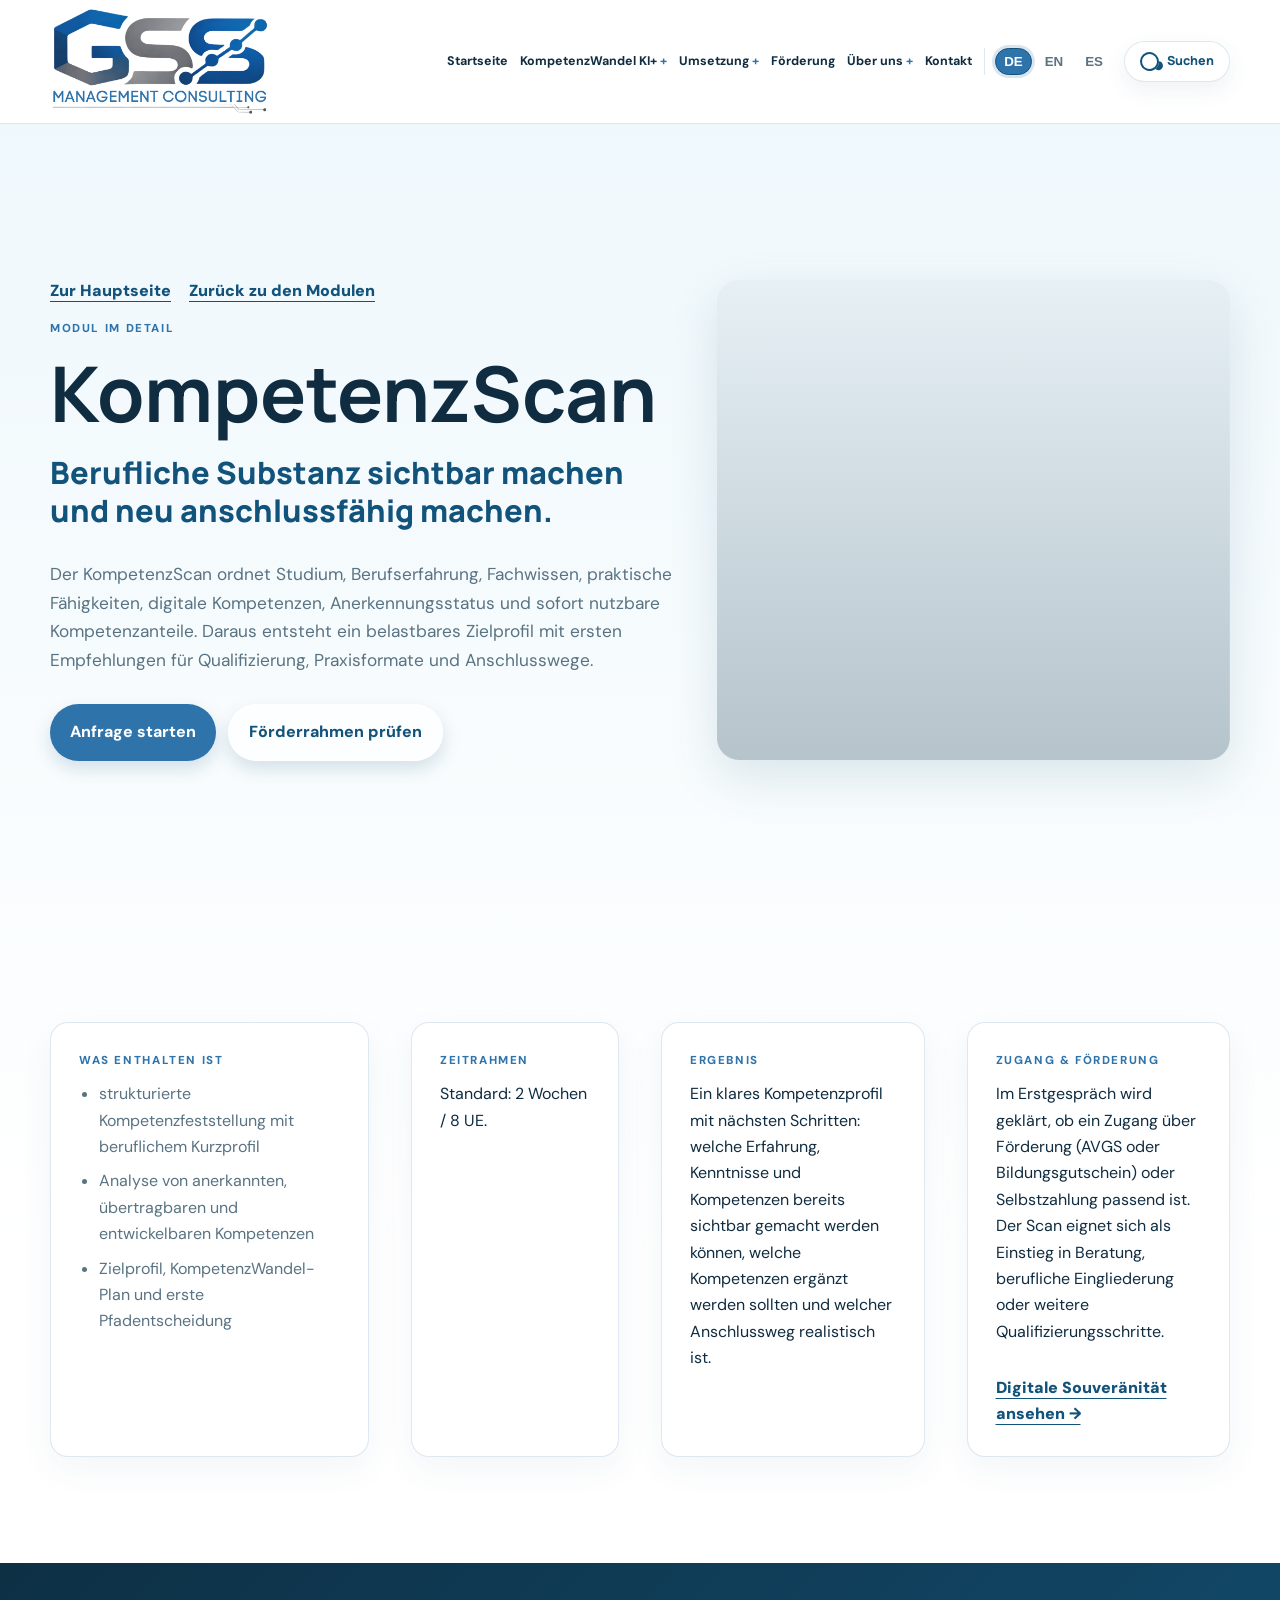
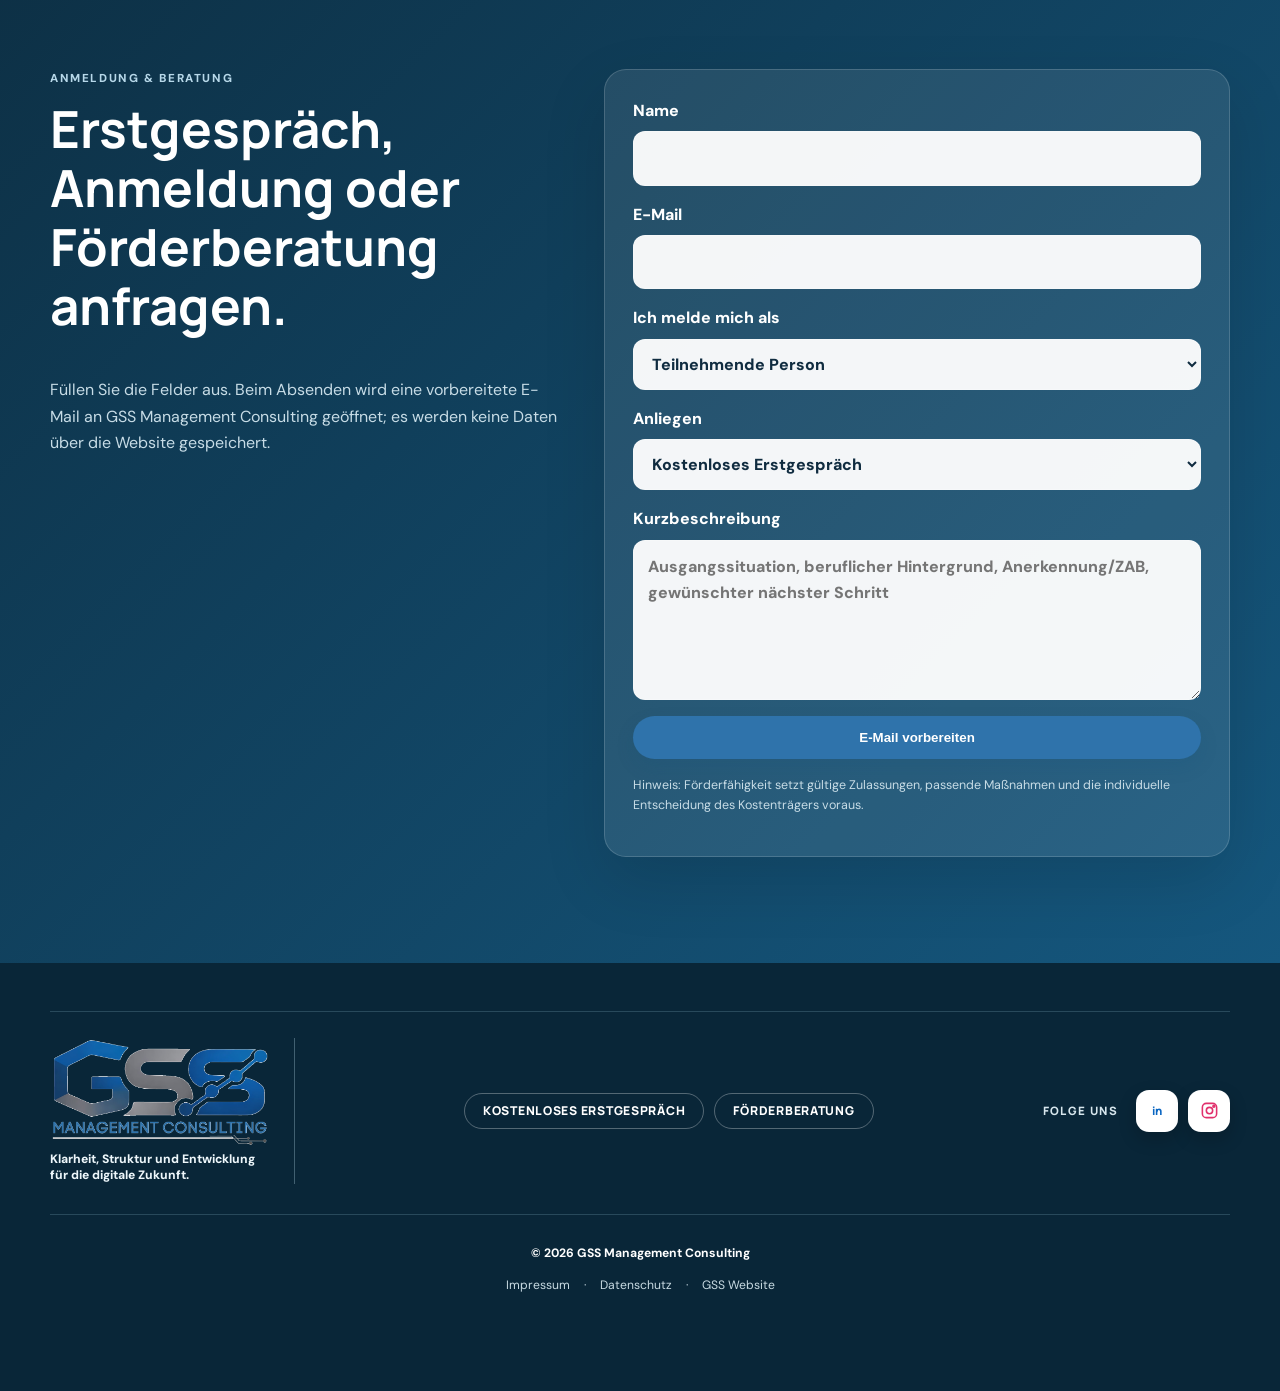
<file: modul.html>
<!doctype html>
<html lang="de">
<head>
  <meta charset="UTF-8">
  <meta name="viewport" content="width=device-width, initial-scale=1.0">
  <title>Fünf Module | KompetenzWandel KI+</title>
  <meta name="description" content="Fünf Module von KompetenzWandel KI+: KompetenzScan, Digitalisierungs- und KI-Pass, Einstieg und Anschluss, Berufliches Upgrade sowie PraxisProfil und Wandelpfad.">
  <meta name="robots" content="index, follow">
  <meta name="theme-color" content="#0b2545">
  <link rel="canonical" href="https://kompetenzwandel-ki-plus.gss-consulting.de/modul.html?lang=de&amp;mod=scan">
  <link rel="alternate" hreflang="de" href="https://kompetenzwandel-ki-plus.gss-consulting.de/modul.html?lang=de&amp;mod=scan" data-managed-seo>
  <link rel="alternate" hreflang="en" href="https://kompetenzwandel-ki-plus.gss-consulting.de/modul.html?lang=en&amp;mod=scan" data-managed-seo>
  <link rel="alternate" hreflang="es" href="https://kompetenzwandel-ki-plus.gss-consulting.de/modul.html?lang=es&amp;mod=scan" data-managed-seo>
  <link rel="alternate" hreflang="x-default" href="https://kompetenzwandel-ki-plus.gss-consulting.de/modul.html?lang=de&amp;mod=scan" data-managed-seo>
  <meta property="og:title" content="Module | KompetenzWandel KI+">
  <meta property="og:description" content="Fünf Module für berufliche Zukunftskompetenz. K1, K2 und K5 bilden das 80-UE-Kernprogramm; K3 und K4 sind nach Bedarf planbar.">
  <meta property="og:type" content="website">
  <meta property="og:url" content="https://kompetenzwandel-ki-plus.gss-consulting.de/modul.html?lang=de&amp;mod=scan">
  <meta property="og:site_name" content="GSS Management Consulting">
  <meta property="og:locale" content="de_DE">
  <meta property="og:image" content="https://kompetenzwandel-ki-plus.gss-consulting.de/assets/social-preview.png">
  <meta property="og:image:width" content="1200">
  <meta property="og:image:height" content="630">
  <meta property="og:image:alt" content="KompetenzWandel KI+ - Module">
  <meta name="twitter:card" content="summary_large_image">
  <meta name="twitter:title" content="Module | KompetenzWandel KI+">
  <meta name="twitter:description" content="Fünf Module für Kompetenz-Upgrade und berufliche Transformation.">
  <meta name="twitter:image" content="https://kompetenzwandel-ki-plus.gss-consulting.de/assets/social-preview.png">
  <link rel="icon" href="favicon.ico?v=20260720-gss-white" sizes="any">
  <link rel="icon" href="assets/favicon.svg?v=20260720-gss-white" type="image/svg+xml">
  <link rel="icon" href="assets/favicon-32.png?v=20260720-gss-white" type="image/png">
  <link rel="apple-touch-icon" href="assets/apple-touch-icon.png?v=20260720-gss-white">
  <link rel="manifest" href="site.webmanifest?v=20260720-gss-white">
  <!-- Google Search Console verification and Google Analytics can be added after the real IDs are available. -->
  <link rel="preconnect" href="https://fonts.googleapis.com">
  <link rel="preconnect" href="https://fonts.gstatic.com" crossorigin>
  <link href="https://fonts.googleapis.com/css2?family=DM+Sans:wght@400;500;600;700&family=Manrope:wght@600;700;800&display=swap" rel="stylesheet">
  <link rel="stylesheet" href="styles.css?v=20260921-offers2">
</head>
<body>
  <header class="site-header">
    <a class="brand" href="index.html" aria-label="KompetenzWandel KI+">
      <img class="brand-logo" src="assets/gss-logo-display.png?v=20260713-display" alt="GSS Management Consulting">
    </a>
    <nav class="nav" aria-label="Hauptnavigation">
      <a href="index.html" data-i18n="nav.home">Startseite</a>
      <div class="nav-group"><a href="index.html#angebot" data-i18n="nav.offer">Leistung</a><div class="submenu"><a href="index.html#module" data-i18n="nav.modules">Module</a><a href="index.html#digitale-souveraenitaet" data-i18n="nav.sovereignty">Digitale Souveränität</a><a href="index.html#bilingual-digital-cafe" data-i18n="nav.cafe">Bilingual Digital Café+</a></div></div>
      <div class="nav-group"><button class="nav-parent" type="button" data-i18n="nav.implementation">Umsetzung</button><div class="submenu"><a href="index.html#umsetzung" data-i18n="nav.practiceImpact">Praxis & Impact</a></div></div>
      <a href="index.html#qualitaet" data-i18n="nav.quality">Förderung</a>
      <div class="nav-group"><button class="nav-parent" type="button" data-i18n="nav.about">Über uns</button><div class="submenu"><a href="index.html#profil" data-i18n="nav.profile">Profil</a><a href="index.html#hinweise" data-i18n="nav.notice">Hinweise</a></div></div>
      <a href="index.html#kontakt" data-i18n="nav.contact">Kontakt</a>
      <div class="language" aria-label="Sprache wählen">
        <button class="lang active" type="button" data-lang="de">DE</button>
        <button class="lang" type="button" data-lang="en">EN</button>
        <button class="lang" type="button" data-lang="es">ES</button>
      </div>
      <div class="site-search">
        <button class="search-toggle" type="button" aria-expanded="false" data-i18n="search.button">Suchen</button>
        <div class="search-panel" hidden>
          <form class="site-search-form">
            <label class="sr-only" for="site-search-input" data-i18n="search.label">Landingpage durchsuchen</label>
            <input id="site-search-input" class="site-search-input" type="search" autocomplete="off" data-i18n-placeholder="search.placeholder" placeholder="Landingpage durchsuchen">
            <button type="submit" aria-label="Suchen">→</button>
          </form>
          <div class="search-results" role="listbox"><p data-i18n="search.hint">Suchbegriff eingeben.</p></div>
        </div>
      </div>
    </nav>
  </header>

  <main class="module-page-main">
    <section class="section module-detail-hero">
      <div class="container module-detail-grid">
        <div>
          <div class="module-return">
            <a class="text-link" href="index.html" data-i18n="modulePage.main">Zur Hauptseite</a>
            <a class="text-link" href="index.html#module" data-i18n="modulePage.back">Zurück zu den Modulen</a>
          </div>
          <p class="eyebrow" data-i18n="modulePage.eyebrow">Modul im Detail</p>
          <h1 id="moduleTitle">KompetenzScan</h1>
          <p class="lead-small" id="moduleKicker">Berufliche Substanz sichtbar machen und neu anschlussfähig machen.</p>
          <p id="moduleDescription">Der KompetenzScan ordnet Studium, Berufserfahrung, Fachwissen, praktische Fähigkeiten, digitale Kompetenzen, Anerkennungsstatus und sofort nutzbare Kompetenzanteile.</p>
          <div class="actions">
            <a class="button" href="#formular" data-i18n="modulePage.primary">Anfrage starten</a>
            <a class="button button-ghost" href="index.html#qualitaet" data-i18n="modulePage.funding">Förderrahmen prüfen</a>
          </div>
        </div>
        <div class="detail-visual detail-visual-scan" id="moduleVisual" aria-hidden="true"></div>
      </div>
    </section>

    <section class="section module-detail-body">
      <div class="container detail-columns">
        <article>
          <p class="eyebrow" data-i18n="modulePage.includes">Was enthalten ist</p>
          <ul class="check-list" id="moduleIncludes">
            <li>strukturierte Kompetenzfeststellung</li>
            <li>berufliche Anschlussmöglichkeiten</li>
            <li>erste Praxis- und Qualifizierungsschritte</li>
          </ul>
        </article>
        <article>
          <p class="eyebrow" data-i18n="modulePage.duration">Zeitrahmen</p>
          <p id="moduleDuration">Standard: 2 Wochen / 8 UE.</p>
        </article>
        <article>
          <p class="eyebrow" data-i18n="modulePage.outcome">Ergebnis</p>
          <p id="moduleOutcome">Ein kompaktes Kompetenzprofil als Grundlage für Beratung, Weiterbildung und erste Praxisformate.</p>
        </article>
        <article>
          <p class="eyebrow" data-i18n="modulePage.accessTitle">Zugang & Förderung</p>
          <p id="moduleAccess">Im Erstgespräch wird geklärt, ob ein Zugang über Förderung (AVGS oder Bildungsgutschein) oder Selbstzahlung passend sein kann.</p>
          <a class="module-link" id="moduleAccessLink" href="index.html#digitale-souveraenitaet" hidden>Digitale Souveränität ansehen →</a>
        </article>
      </div>
    </section>

    <section class="section form-section" id="formular">
      <div class="container form-grid">
        <div>
          <p class="eyebrow" data-i18n="form.eyebrow">Anmeldung & Beratung</p>
          <h2 data-i18n="form.title">Erstgespräch, Anmeldung oder Förderberatung anfragen.</h2>
          <p data-i18n="form.text">Füllen Sie die Felder aus. Beim Absenden wird eine vorbereitete E-Mail an GSS Management Consulting geöffnet; es werden keine Daten über die Website gespeichert.</p>
        </div>
        <form class="application-form" id="moduleForm">
          <label>
            <span data-i18n="form.name">Name</span>
            <input id="formName" name="name" type="text" required>
          </label>
          <label>
            <span data-i18n="form.email">E-Mail</span>
            <input id="formEmail" name="email" type="email" required>
          </label>
          <label>
            <span data-i18n="form.role">Ich melde mich als</span>
            <select id="formRole" name="role">
              <option data-i18n="form.roleParticipant">Teilnehmende Person</option>
              <option data-i18n="form.roleCompany">Unternehmen</option>
              <option data-i18n="form.rolePartner">Kooperationskontakt</option>
              <option data-i18n="form.roleEducation">Bildungs- oder Umsetzungspartner</option>
              <option data-i18n="form.roleImpact">Impact-/CSR-Partner</option>
              <option data-i18n="form.roleOther">Sonstige Kooperation</option>
            </select>
          </label>
          <label>
            <span data-i18n="form.interest">Anliegen</span>
            <select id="formInterest" name="interest">
              <option data-i18n="form.optionCall">Kostenloses Erstgespräch</option>
              <option data-i18n="form.optionRegister">Anmeldung vormerken</option>
              <option data-i18n="form.optionAvgs">AVGS einlösen / klären</option>
              <option data-i18n="form.optionVoucher">Bildungsgutschein klären</option>
              <option data-i18n="form.optionFunding">Förderberatung anfragen</option>
            </select>
          </label>
          <label>
            <span data-i18n="form.message">Kurzbeschreibung</span>
            <textarea id="formMessage" name="message" rows="5" data-i18n-placeholder="form.messagePlaceholder" placeholder="Ausgangssituation, beruflicher Hintergrund, Anerkennung/ZAB, gewünschter nächster Schritt"></textarea>
          </label>
          <button class="button" type="submit" data-i18n="form.submit">E-Mail vorbereiten</button>
          <p class="fineprint" data-i18n="form.note">Hinweis: Förderfähigkeit setzt gültige Zulassungen, passende Maßnahmen und die individuelle Entscheidung des Kostenträgers voraus.</p>
        </form>
      </div>
    </section>
  </main>

  <footer>
    <div class="container footer-utility">
      <div class="footer-brand-block">
        <a class="footer-home-logo" href="index.html" aria-label="GSS Management Consulting – Startseite">
          <img src="assets/gss-logo-display.png?v=20260713-display" alt="GSS Management Consulting">
        </a>
        <p class="footer-slogan" data-i18n="footer.claim">Klarheit, Struktur und Entwicklung für die digitale Zukunft.</p>
      </div>
      <div class="footer-action-group" aria-label="KompetenzWandel Aktionen">
        <a class="footer-faq-link" href="modul.html?mod=scan#formular" data-i18n="footer.freeCall">Kostenloses Erstgespräch</a>
        <a class="footer-faq-link" href="modul.html?mod=scan#formular" data-i18n="footer.avgs">Förderberatung</a>
      </div>
      <div class="footer-social-group">
        <span data-i18n="footer.social">Folge uns</span>
        <div class="social social-natural">
          <a href="https://www.linkedin.com/in/geraldine-sep%C3%BAlveda-santana-681823a3" data-social="linkedin" aria-label="LinkedIn">in</a>
          <a href="https://www.instagram.com/gss_consulting/" data-social="instagram" aria-label="Instagram GSS"><svg viewBox="0 0 24 24" aria-hidden="true" focusable="false"><rect x="3" y="3" width="18" height="18" rx="5"></rect><circle cx="12" cy="12" r="4"></circle><circle cx="17.5" cy="6.5" r="1.2"></circle></svg></a>
        </div>
      </div>
    </div>
    <div class="container copyright">
      <span class="copyright-owner">© <span id="year"></span> GSS Management Consulting</span>
      <span class="copyright-legal"><a href="legal.html#impressum" data-i18n="legal.imprintLink">Impressum</a> · <a href="legal.html#datenschutz" data-i18n="legal.privacyLink">Datenschutz</a> · <a href="https://web.gss-consulting.de/?lang=de" data-gss-link data-i18n="footer.website">GSS Website</a></span>
    </div>
  </footer>

  <script src="script.js?v=20260921-hierarchy"></script>
</body>
</html>
</file>
<file: styles.css>
:root {
  --ink: #102c40;
  --muted: #597383;
  --pale: #eff8fc;
  --sky: #b7d8e9;
  --blue: #2f73ab;
  --deep: #12537c;
  --sage: #dce8dd;
  --warm: #d6a84f;
  --line: rgba(47, 115, 171, .16);
  --white: #fff;
  --shadow: 0 18px 50px rgba(32, 89, 122, .14);
}

* { box-sizing: border-box; }
html {
  scroll-behavior: smooth;
  scroll-padding-top: 96px;
}
[id] {
  scroll-margin-top: 96px;
}
#qualitaet,
#kontakt {
  scroll-margin-top: 128px;
}
body {
  margin: 0;
  color: var(--ink);
  background: #fbfdfe;
  font: 16px/1.65 "DM Sans", sans-serif;
}
h1, h2, h3, p { margin-top: 0; }
h1, h2, h3 {
  font-family: "Manrope", sans-serif;
  line-height: 1.15;
  letter-spacing: 0;
}
h2 { font-size: clamp(2rem, 4vw, 3.45rem); }
a { text-decoration: none; color: inherit; }
ul { margin: 20px 0 0; padding-left: 18px; color: var(--muted); }
li + li { margin-top: 8px; }

.container {
  width: min(1180px, calc(100% - 40px));
  margin: auto;
}

.site-header {
  position: sticky;
  top: 0;
  z-index: 30;
  display: flex;
  align-items: center;
  justify-content: space-between;
  gap: 14px;
  padding: 7px max(20px, calc((100vw - 1180px) / 2));
  background: rgba(255, 255, 255, .94);
  backdrop-filter: blur(16px);
  border-bottom: 1px solid var(--line);
}
.brand { display: flex; align-items: center; }
.brand-logo {
  display: block;
  width: 220px;
  height: auto;
  max-height: none;
  object-fit: contain;
  object-position: left center;
}
.nav {
  display: flex;
  gap: 12px;
  align-items: center;
  font-size: .78rem;
  font-weight: 700;
  white-space: nowrap;
}
.nav a,
.nav-parent {
  color: var(--ink);
}
.nav a:hover,
.nav-parent:hover {
  color: var(--blue);
}
.nav-parent {
  border: 0;
  background: transparent;
  padding: 0;
  font: inherit;
  font-weight: inherit;
  white-space: nowrap;
  cursor: default;
}
.nav-group {
  position: relative;
}
.nav-group > a:after,
.nav-group > .nav-parent:after {
  content: " +";
  color: var(--blue);
}
.submenu {
  position: absolute;
  top: calc(100% + 12px);
  left: -14px;
  z-index: 55;
  display: grid;
  min-width: 180px;
  padding: 10px;
  border: 1px solid var(--line);
  border-radius: 12px;
  background: rgba(255, 255, 255, .98);
  box-shadow: var(--shadow);
  opacity: 0;
  visibility: hidden;
  transform: translateY(8px);
  transition: .2s;
}
.submenu a {
  padding: 7px 9px;
  border-radius: 7px;
  color: var(--muted);
  font-size: .78rem;
}
.submenu a:hover {
  color: var(--blue);
  background: var(--pale);
}
.nav-group:hover .submenu,
.nav-group:focus-within .submenu {
  opacity: 1;
  visibility: visible;
  transform: none;
}
.nav-group.submenu-closing .submenu {
  opacity: 0 !important;
  visibility: hidden !important;
  pointer-events: none;
  transform: translateY(8px) !important;
}
.language {
  display: flex;
  gap: 4px;
  border-left: 1px solid var(--line);
  padding-left: 10px;
}
.lang {
  min-width: 34px;
  border: 1px solid transparent;
  border-radius: 999px;
  background: transparent;
  padding: 5px 8px;
  color: var(--muted);
  font-weight: 800;
  cursor: pointer;
  transition: .2s;
}
.lang:hover { color: var(--blue); background: var(--pale); }
.lang.active {
  color: #fff;
  background: var(--blue);
  border-color: var(--deep);
  box-shadow: 0 0 0 3px rgba(47, 115, 171, .18);
}
.site-search { position: relative; }
.search-toggle {
  display: inline-flex;
  align-items: center;
  gap: 8px;
  padding: 10px 15px;
  border: 1px solid var(--line);
  border-radius: 999px;
  background: #fff;
  color: var(--deep);
  font: 800 .78rem / 1 "Manrope", sans-serif;
  cursor: pointer;
  box-shadow: 0 8px 22px rgba(34, 83, 112, .08);
  transition: .2s;
}
.search-toggle:before {
  content: "";
  width: 15px;
  height: 15px;
  border: 2px solid currentColor;
  border-radius: 50%;
  box-shadow: 7px 7px 0 -5px currentColor;
  transform: rotate(-20deg);
}
.search-toggle:hover,
.search-toggle[aria-expanded="true"] {
  background: var(--blue);
  border-color: var(--blue);
  color: #fff;
  transform: translateY(-1px);
}
.search-panel {
  position: absolute;
  right: 0;
  top: calc(100% + 12px);
  z-index: 60;
  width: min(430px, calc(100vw - 32px));
  padding: 14px;
  border: 1px solid var(--line);
  border-radius: 18px;
  background: #fff;
  box-shadow: var(--shadow);
}
.site-search-form {
  display: grid;
  grid-template-columns: 1fr 44px;
  gap: 8px;
}
.site-search-input {
  width: 100%;
  border: 1px solid var(--line);
  border-radius: 10px;
  padding: 12px 13px;
  background: var(--pale);
  color: var(--ink);
  font: inherit;
}
.site-search-form button {
  border: 0;
  border-radius: 10px;
  background: var(--blue);
  color: #fff;
  font-weight: 900;
  cursor: pointer;
}
.search-results {
  display: grid;
  gap: 8px;
  max-height: 330px;
  overflow: auto;
  margin-top: 12px;
  color: var(--muted);
}
.search-results p { margin: 0; font-size: .88rem; }
.search-result {
  display: block;
  padding: 10px 12px;
  border: 1px solid var(--line);
  border-radius: 12px;
  background: #fbfdfe;
  color: var(--deep);
}
.search-result:hover {
  border-color: var(--blue);
  background: #eef8fc;
}
.search-result strong {
  display: block;
  color: var(--ink);
  font: 800 .95rem / 1.25 "Manrope", sans-serif;
}
.search-result span {
  display: block;
  margin-top: 3px;
  color: var(--muted);
  font-size: .8rem;
}
.sr-only {
  position: absolute;
  width: 1px;
  height: 1px;
  padding: 0;
  margin: -1px;
  overflow: hidden;
  clip: rect(0, 0, 0, 0);
  white-space: nowrap;
  border: 0;
}

.button {
  display: inline-flex;
  justify-content: center;
  align-items: center;
  padding: 14px 20px;
  border: 0;
  border-radius: 100px;
  background: var(--blue);
  color: white;
  font-weight: 800;
  cursor: pointer;
  transition: background-color .25s ease, color .25s ease, border-color .25s ease, box-shadow .25s ease, transform .25s ease;
  box-shadow: 0 8px 18px rgba(18, 83, 124, .16);
}
.button:hover, .button:focus-visible {
  background: var(--deep);
  color: white;
  transform: translateY(-3px);
  box-shadow: 0 14px 28px rgba(18, 83, 124, .28);
}
.button-ghost {
  background: rgba(255, 255, 255, .7);
  color: var(--deep);
  border: 1px solid rgba(255, 255, 255, .72);
}
.button-ghost:hover { background: #fff; color: var(--deep); }
.button[aria-disabled="true"],
.button-disabled {
  opacity: .62;
  cursor: not-allowed;
  transform: none;
  pointer-events: none;
}
.button-disabled.website-notice-trigger,
.footer-disabled-link.website-notice-trigger,
.inline-disabled.website-notice-trigger {
  cursor: pointer;
  pointer-events: auto;
}
.button-disabled:hover,
.button-disabled:focus-visible {
  background: rgba(255, 255, 255, .7);
  color: var(--deep);
  box-shadow: none;
  transform: none;
}
.website-notice-trigger:focus-visible {
  outline: 3px solid rgba(214, 168, 79, .72);
  outline-offset: 3px;
}
.site-toast {
  position: fixed;
  right: 18px;
  bottom: 18px;
  z-index: 80;
  max-width: min(360px, calc(100vw - 28px));
  padding: 14px 16px;
  border: 1px solid rgba(214, 168, 79, .46);
  border-radius: 12px;
  background: rgba(11, 37, 69, .96);
  color: #fff;
  box-shadow: 0 18px 46px rgba(11, 37, 69, .28);
  font-weight: 700;
  line-height: 1.35;
  opacity: 0;
  transform: translateY(10px);
  transition: opacity .22s ease, transform .22s ease;
  pointer-events: none;
}
.site-toast.is-visible {
  opacity: 1;
  transform: translateY(0);
}

.hero {
  isolation: isolate;
  position: relative;
  min-height: 84vh;
  display: grid;
  align-items: center;
  overflow: hidden;
}
.hero-sequence {
  position: absolute;
  inset: 0;
  z-index: -3;
  overflow: hidden;
  background: #dceef6;
}
.hero-frame {
  position: absolute;
  inset: 0;
  width: 100%;
  height: 100%;
  object-fit: cover;
  background-size: cover;
  background-position: center;
  filter: saturate(.68) contrast(.92) brightness(.88);
  opacity: 0;
  animation-duration: 30s;
  animation-timing-function: linear;
  animation-iteration-count: infinite;
}
.hero-frame-1 {
  animation-name: heroCycleVideo;
}
.hero-frame-2 {
  background-image: url("https://images.unsplash.com/photo-1552664730-d307ca884978?auto=format&fit=crop&w=1800&q=90");
  animation-name: heroCyclePhoto1;
}
.hero-frame-3 {
  background-image: url("https://images.unsplash.com/photo-1677442136019-21780ecad995?auto=format&fit=crop&w=1800&q=90");
  animation-name: heroCyclePhoto4;
}
.hero-overlay {
  position: absolute;
  inset: 0;
  z-index: -2;
  background-image:
    linear-gradient(90deg, rgba(251, 253, 254, .96) 0%, rgba(251, 253, 254, .88) 45%, rgba(251, 253, 254, .50) 72%, rgba(251, 253, 254, .20) 100%),
    linear-gradient(0deg, rgba(251, 253, 254, .35), rgba(251, 253, 254, .05)),
    radial-gradient(circle at 12px 12px, rgba(47, 115, 171, .18) 2px, transparent 3px),
    linear-gradient(120deg, transparent 44%, rgba(214, 168, 79, .16) 45%, transparent 46%);
  background-size: auto, auto, 82px 82px, 240px 240px;
  opacity: 1;
}
@keyframes heroCyclePhoto1 {
  0%, 32% { opacity: 0; transform: scale(1.02); }
  36%, 58% { opacity: 1; transform: scale(1.08); }
  62%, 100% { opacity: 0; transform: scale(1.12); }
}
@keyframes heroCycleVideo {
  0%, 30% { opacity: 1; transform: scale(1.01); }
  34%, 100% { opacity: 0; transform: scale(1.05); }
}
@keyframes heroCyclePhoto4 {
  0%, 60% { opacity: 0; transform: scale(1.01); }
  64%, 96% { opacity: 1; transform: scale(1.10); }
  100% { opacity: 0; transform: scale(1.12); }
}
.hero-content { padding: 78px 0 90px; }
.eyebrow {
  color: var(--blue);
  font-weight: 800;
  font-size: .72rem;
  letter-spacing: .14em;
  text-transform: uppercase;
}
.hero h1 {
  display: flex;
  flex-wrap: nowrap;
  align-items: baseline;
  gap: .18em;
  max-width: 830px;
  margin: .22em 0;
  font-size: clamp(3.6rem, 7vw, 6.6rem);
  white-space: nowrap;
}
.hero h1 span { color: var(--blue); }
.brand-nowrap {
  white-space: nowrap;
}
.lead {
  max-width: 760px;
  color: var(--deep);
  font: 800 clamp(1.55rem, 3vw, 2.25rem) / 1.25 "Manrope", sans-serif;
}
.hero-text {
  max-width: 710px;
  color: #33586d;
  font-size: 1.16rem;
}
.hero-subtext {
  max-width: 650px;
  margin-top: 12px;
  font-size: 1.04rem;
}
.actions {
  display: flex;
  gap: 12px;
  flex-wrap: wrap;
  margin-top: 30px;
}
.compact-actions {
  margin-top: 22px;
}
.badges {
  display: flex;
  gap: 8px;
  flex-wrap: wrap;
  margin-top: 54px;
  align-items: center;
}
.badges span,
.badges a {
  display: inline-flex;
  align-items: center;
  padding: 8px 12px;
  border: 1px solid rgba(214, 168, 79, .32);
  border-radius: 40px;
  background: rgba(255, 255, 255, .72);
  color: var(--deep);
  font-size: .76rem;
  font-weight: 800;
  text-decoration: none;
  user-select: none;
}
.badges span {
  pointer-events: none;
  animation: statusPulse 2.8s ease-in-out infinite;
}
.badges a {
  transition: transform .2s ease, background .2s ease;
}
.badges a:hover {
  transform: translateY(-2px);
  background: rgba(255, 255, 255, .92);
}
.final-phase-badge {
  display: inline-flex;
  align-items: center;
  width: max-content;
  padding: 8px 12px;
  border: 1px solid rgba(214, 168, 79, .42);
  border-radius: 40px;
  background: rgba(255, 255, 255, .78);
  color: #6c4c00;
  font-size: .76rem;
  font-weight: 900;
  box-shadow: 0 8px 24px rgba(214, 168, 79, .14);
  animation: statusPulse 2.8s ease-in-out infinite;
}
.badges .azav-badge {
  background: rgba(214, 168, 79, .22);
  color: #6c4c00;
}
.badges .final-phase-badge {
  animation-duration: 1.25s;
}

@keyframes statusPulse {
  0%, 100% { opacity: .72; transform: translateY(0); }
  50% { opacity: 1; transform: translateY(-2px); }
}

.trust { background: var(--ink); color: white; }
.trust-grid {
  display: grid;
  grid-template-columns: repeat(3, 1fr) 2.4fr;
  gap: 28px;
  padding: 28px 0;
  align-items: center;
}
.trust strong {
  display: block;
  color: var(--sky);
  font: 800 2rem "Manrope", sans-serif;
}
.trust span, .trust p {
  margin: 0;
  color: #c9dce6;
  font-size: .84rem;
}

.section { padding: 106px 0; }
.split, .pathway-grid, .contact-grid {
  display: grid;
  grid-template-columns: 1.05fr 1fr;
  gap: 76px;
  align-items: start;
}
.intro {
  min-height: calc(100vh - 78px);
  display: flex;
  align-items: center;
  background: #fff;
}
.intro-copy {
  color: var(--muted);
  font-size: 1.1rem;
}
.intro-copy p + p { margin-top: 18px; }

.modules {
  background: var(--pale);
  padding-top: 82px;
}
.section-head {
  display: flex;
  justify-content: space-between;
  gap: 50px;
  align-items: end;
  margin-bottom: 24px;
}
.section-head h2 {
  max-width: 690px;
  margin-bottom: 0;
}
html,body{max-width:100%;overflow-x:hidden}
.title-continuation {
  display: block;
}
.section-head p {
  max-width: 430px;
  color: var(--muted);
}
.module-carousel {
  position: relative;
  overflow: hidden;
  padding: 4px 58px 12px;
}
.module-grid {
  display: flex;
  gap: 18px;
  width: max-content;
  will-change: transform;
}
.module-carousel-controls {
  pointer-events: none;
  position: absolute;
  inset: 0;
  z-index: 4;
}
.module-arrow {
  pointer-events: auto;
  position: absolute;
  top: 50%;
  display: grid;
  place-items: center;
  width: 46px;
  height: 46px;
  border: 1px solid rgba(18, 83, 124, .2);
  border-radius: 50%;
  background: rgba(255, 255, 255, .92);
  color: var(--deep);
  box-shadow: 0 16px 34px rgba(18, 83, 124, .18);
  cursor: pointer;
  transform: translateY(-50%);
  transition: background-color .2s ease, color .2s ease, transform .2s ease;
}
.module-arrow:hover,
.module-arrow:focus-visible {
  background: var(--deep);
  color: #fff;
  transform: translateY(-50%) scale(1.04);
}
.module-arrow span {
  font-size: 2.3rem;
  line-height: 1;
}
.module-arrow-prev { left: 8px; }
.module-arrow-next { right: 8px; }
.module-card {
  display: grid;
  grid-template-columns: minmax(240px, .42fr) 1fr;
  flex: 0 0 min(920px, calc(100vw - 180px));
  gap: 18px;
  align-items: stretch;
  min-height: 0;
  padding: 14px;
  border: 1px solid var(--line);
  border-radius: 16px;
  background: #fff;
  box-shadow: 0 12px 35px rgba(40, 101, 132, .06);
  transition: .25s;
}
.module-card:hover {
  transform: translateY(-7px);
  box-shadow: var(--shadow);
}
.module-photo {
  min-height: 198px;
  height: 100%;
  margin-bottom: 0;
  border-radius: 12px;
  background: var(--pale) center / cover;
}
.module-photo-scan {
  background-image:
    linear-gradient(180deg, rgba(16, 44, 64, .08), rgba(16, 44, 64, .16)),
    url("https://images.unsplash.com/photo-1551836022-d5d88e9218df?auto=format&fit=crop&w=900&q=82");
}
.module-photo-basis {
  background-image:
    linear-gradient(180deg, rgba(16, 44, 64, .08), rgba(16, 44, 64, .18)),
    url("https://images.unsplash.com/photo-1516321318423-f06f85e504b3?auto=format&fit=crop&w=900&q=82");
}
.module-photo-praxis {
  background-image:
    linear-gradient(180deg, rgba(16, 44, 64, .08), rgba(16, 44, 64, .18)),
    url("https://images.unsplash.com/photo-1517048676732-d65bc937f952?auto=format&fit=crop&w=900&q=82");
}
.module-body {
  display: grid;
  align-content: center;
  padding: 4px 8px 4px 0;
}
.module-card span {
  display: inline-grid;
  place-items: center;
  width: 42px;
  height: 42px;
  margin-bottom: 12px;
  border-radius: 50%;
  background: var(--pale);
  color: var(--blue);
  font-weight: 900;
}
.module-card h3 {
  font-size: clamp(1.4rem, 2.2vw, 1.95rem);
  margin-bottom: 8px;
  overflow-wrap: anywhere;
  hyphens: auto;
}
.module-card p {
  max-width: 760px;
  margin-bottom: 0;
  color: var(--muted);
}
.module-duration {
  margin-bottom: 12px;
  color: var(--deep) !important;
  font-weight: 900;
  font-size: .88rem;
}
.module-link {
  display: inline-flex;
  margin-top: 14px;
  color: var(--deep);
  font-weight: 900;
  text-decoration: underline;
  text-underline-offset: 5px;
}
.module-feature {
  background: linear-gradient(135deg, var(--deep), #0b2d41);
  color: #fff;
}
.module-feature span { background: rgba(255, 255, 255, .14); color: var(--sky); }
.module-feature p, .module-feature ul { color: #d3e5ec; }
.module-feature .module-link { color: #fff; }
.measure-note {
  margin: 22px 0 0;
  padding: 17px 19px;
  border-left: 4px solid var(--warm);
  border-radius: 12px;
  background: rgba(255, 255, 255, .84);
  color: var(--deep);
  font-weight: 800;
  box-shadow: 0 12px 30px rgba(32, 89, 122, .08);
}

.azav {
  background: #fff;
  padding-top: 72px;
  padding-bottom: 72px;
}
.azav-grid {
  display: grid;
  grid-template-columns: 1fr 1.08fr;
  gap: 38px;
  align-items: start;
}
.azav-grid > div:first-child p:not(.eyebrow) {
  color: var(--muted);
  font-size: 1rem;
}
.azav-title-row {
  display: grid;
  gap: 12px;
  align-items: start;
}
.azav-title-row h2 {
  margin-bottom: 0;
}
.azav-title-row .final-phase-badge {
  animation-duration: 1.25s;
}
.azav .fineprint {
  margin-top: 14px;
  padding: 12px 14px;
  border-left: 4px solid var(--warm);
  background: #fff8e8;
  color: #6c4c00;
  font-size: .92rem;
}
.azav-actions {
  margin-top: 18px;
}
.azav-cards {
  display: grid;
  gap: 12px;
}
.azav-cards article {
  padding: 20px;
  border: 1px solid var(--line);
  border-radius: 12px;
  background: linear-gradient(180deg, #fff, #f6fbfd);
  box-shadow: 0 12px 34px rgba(32, 89, 122, .06);
}
.azav-cards span {
  display: inline-flex;
  margin-bottom: 10px;
  padding: 6px 10px;
  border-radius: 8px;
  background: var(--pale);
  color: var(--deep);
  font-weight: 900;
  font-size: .78rem;
}
.azav-cards h3 {
  color: var(--deep);
  margin-bottom: 8px;
  font-size: 1.18rem;
}
.azav-cards p {
  margin-bottom: 0;
  color: var(--muted);
  font-size: .94rem;
  line-height: 1.52;
}

.implementation { background: linear-gradient(135deg, #fff, var(--sage)); }
.implementation-grid {
  display: grid;
  gap: 48px;
}
.implementation-head {
  align-items: end;
}
.implementation-duo {
  display: grid;
  grid-template-columns: repeat(2, minmax(0, 1fr));
  gap: 18px;
}
.implementation-duo article {
  padding: 28px;
  border: 1px solid rgba(18, 83, 124, .14);
  border-radius: 18px;
  background: rgba(255, 255, 255, .78);
  box-shadow: 0 12px 34px rgba(32, 89, 122, .06);
}
.implementation-duo h3 {
  color: var(--deep);
  font-size: clamp(1.35rem, 2vw, 1.75rem);
}
.implementation-duo p:not(.eyebrow) {
  color: var(--muted);
}
.implementation-duo p:last-child {
  margin-bottom: 0;
}
.implementation-path {
  padding-top: 28px;
  border-top: 1px solid rgba(18, 83, 124, .14);
}
.pathway { background: linear-gradient(135deg, #fff, var(--sage)); }
.steps {
  display: grid;
  gap: 12px;
}
.steps article {
  display: grid;
  grid-template-columns: 54px 1fr;
  gap: 18px;
  padding: 22px;
  border: 1px solid rgba(18, 83, 124, .14);
  border-radius: 18px;
  background: rgba(255, 255, 255, .76);
}
.steps b {
  display: grid;
  place-items: center;
  width: 42px;
  height: 42px;
  border-radius: 50%;
  background: var(--warm);
  color: #fff;
  font: 800 1.05rem "Manrope", sans-serif;
}
.steps p { margin: 0; color: var(--muted); }
.path-summary {
  align-self: stretch;
  padding: 28px;
  border: 1px solid rgba(18, 83, 124, .14);
  border-radius: 18px;
  background: rgba(255, 255, 255, .78);
  box-shadow: 0 12px 34px rgba(32, 89, 122, .06);
}
.path-summary p {
  margin-bottom: 0;
  color: var(--muted);
  font-size: 1.06rem;
}

.profile {
  position: relative;
  padding: 76px 0;
  overflow: clip;
  background: #dceef6;
}
.profile-image {
  position: relative;
  min-height: 520px;
  border-radius: 0 18px 18px 0;
  background:
    linear-gradient(90deg, rgba(18, 83, 124, .28), rgba(183, 216, 233, .08)),
    url("https://images.unsplash.com/photo-1517245386807-bb43f82c33c4?auto=format&fit=crop&w=1400&q=84") center / cover;
  box-shadow: 0 20px 54px rgba(18, 83, 124, .18);
}
.profile-grid {
  display: grid;
  grid-template-columns: minmax(0, .94fr) minmax(0, 1.06fr);
  align-items: stretch;
  gap: clamp(34px, 5vw, 68px);
}
.profile-copy {
  padding: 20px 0;
}
.profile-copy p:not(.eyebrow) { color: #3e6274; }
.team-note {
  margin-top: 18px;
  padding: 14px 16px;
  border-left: 4px solid var(--blue);
  background: rgba(255, 255, 255, .72);
  font-weight: 700;
}

.impact { background: #fff; }
.impact-grid {
  display: grid;
  grid-template-columns: repeat(3, minmax(0, 1fr));
  gap: 15px;
}
.impact-grid article {
  padding: 28px;
  border: 1px solid var(--line);
  border-radius: 18px;
  background: #fff;
  box-shadow: 0 12px 34px rgba(32, 89, 122, .06);
}
.impact-grid h3 { color: var(--deep); }
.impact-grid p { color: var(--muted); margin-bottom: 0; }

.legal {
  background: #fff;
}
.legal-summary {
  background:
    linear-gradient(180deg, #fff 0%, #f4fbfe 100%);
}
.legal-summary-layout {
  position: relative;
  display: grid;
  grid-template-columns: minmax(270px, .82fr) minmax(0, 1.18fr);
  gap: 28px 44px;
  align-items: start;
}
.legal-summary-copy {
  position: sticky;
  top: 150px;
}
.section-lead {
  max-width: 580px;
  color: var(--muted);
  font-size: 1.08rem;
}
.legal-pill-row {
  display: flex;
  flex-wrap: wrap;
  gap: 8px;
  margin-top: 24px;
}
.legal-pill-row span {
  display: inline-flex;
  align-items: center;
  min-height: 34px;
  padding: 8px 12px;
  border: 1px solid rgba(47, 115, 171, .18);
  border-radius: 999px;
  background: rgba(255, 255, 255, .76);
  color: var(--deep);
  font: 900 .74rem / 1 "Manrope", sans-serif;
  letter-spacing: .04em;
  text-transform: uppercase;
}
.legal-checks {
  display: grid;
  gap: 14px;
}
.legal-checks article {
  display: grid;
  grid-template-columns: 48px 1fr;
  gap: 4px 16px;
  align-items: start;
  padding: 22px;
  border: 1px solid var(--line);
  border-radius: 16px;
  background: linear-gradient(180deg, #fff, #f6fbfd);
  box-shadow: 0 12px 34px rgba(32, 89, 122, .06);
  transition: transform .22s ease, border-color .22s ease, box-shadow .22s ease;
}
.legal-checks article:hover {
  transform: translateY(-3px);
  border-color: rgba(47, 115, 171, .28);
  box-shadow: 0 16px 42px rgba(32, 89, 122, .1);
}
.legal-checks span {
  grid-row: span 2;
  display: grid;
  place-items: center;
  width: 42px;
  height: 42px;
  border-radius: 50%;
  background: rgba(47, 115, 171, .1);
  color: var(--deep);
  font-weight: 900;
}
.legal-checks h3 {
  margin-bottom: 4px;
  color: var(--deep);
  font-size: 1.03rem;
}
.legal-checks p {
  margin-bottom: 0;
  color: var(--muted);
  font-size: .96rem;
}
.legal-summary-note {
  grid-column: 2;
  padding: 20px 22px;
  border-left: 4px solid var(--warm);
  border-radius: 0 16px 16px 0;
  background: rgba(255, 255, 255, .78);
}
.legal-summary-note strong {
  display: block;
  margin-bottom: 6px;
  color: var(--deep);
  font: 900 .82rem / 1 "Manrope", sans-serif;
  letter-spacing: .08em;
  text-transform: uppercase;
}
.legal-summary-note p {
  margin-bottom: 18px;
  color: var(--muted);
}
.legal-page-main {
  background: linear-gradient(180deg, var(--pale), #fff 42%);
}
.legal-document {
  min-height: 72vh;
}
.legal-page-head {
  max-width: 780px;
  margin-bottom: 34px;
}
.legal-page-head h1 {
  margin: .15em 0 .28em;
  font-size: clamp(2.7rem, 6vw, 5rem);
}
.legal-page-head p:not(.eyebrow) {
  max-width: 670px;
  color: var(--muted);
  font-size: 1.08rem;
}
.legal-grid {
  display: grid;
  grid-template-columns: repeat(4, minmax(0, 1fr));
  gap: 15px;
}
.legal-grid article {
  padding: 24px;
  border: 1px solid var(--line);
  border-radius: 18px;
  background: linear-gradient(180deg, #fff, #f6fbfd);
}
.legal-grid h3 {
  margin-bottom: 10px;
  color: var(--deep);
  font-size: 1.05rem;
}
.legal-grid p {
  margin-bottom: 0;
  color: var(--muted);
  font-size: .94rem;
}
.legal-detail-grid {
  display: grid;
  grid-template-columns: repeat(2, minmax(0, 1fr));
  gap: 18px;
  margin-top: 18px;
}
.legal-detail {
  padding: 30px;
  border: 1px solid var(--line);
  border-radius: 18px;
  background: #fff;
  box-shadow: 0 12px 34px rgba(32, 89, 122, .06);
}
.legal-detail h2 {
  margin-bottom: 18px;
  color: var(--deep);
  font-size: 1.55rem;
}
.legal-detail p {
  color: var(--muted);
  font-size: .96rem;
}
.legal-detail p:last-child { margin-bottom: 0; }
.legal-detail a {
  color: var(--deep);
  font-weight: 800;
  text-decoration: underline;
  text-underline-offset: 4px;
}

.module-page-main {
  background: linear-gradient(180deg, var(--pale), #fff 46%);
}
.module-detail-hero {
  position: relative;
  display: flex;
  align-items: center;
  min-height: calc(100svh - 108px);
  padding: clamp(34px, 5vh, 64px) 0 clamp(42px, 5vh, 66px);
  overflow: hidden;
}
.module-detail-grid,
.detail-columns,
.form-grid {
  display: grid;
  gap: 42px;
}
.module-detail-grid {
  grid-template-columns: 1fr .82fr;
  align-items: center;
}
.text-link {
  display: inline-flex;
  margin-bottom: 22px;
  color: var(--deep);
  font-weight: 900;
  text-decoration: underline;
  text-underline-offset: 5px;
}
.module-return {
  display: flex;
  gap: 18px;
  flex-wrap: wrap;
  margin-bottom: 14px;
}
.module-return .text-link { margin-bottom: 0; }
.module-detail-hero h1 {
  margin: .1em 0 .2em;
  font-size: clamp(2.8rem, 6vw, 5.4rem);
}
.lead-small {
  color: var(--deep);
  font: 800 clamp(1.35rem, 2.4vw, 2rem) / 1.25 "Manrope", sans-serif;
}
.module-detail-hero p:not(.eyebrow):not(.lead-small) {
  color: var(--muted);
  font-size: 1.08rem;
}
.detail-visual {
  min-height: 480px;
  border-radius: 22px;
  background: var(--pale) center / cover;
  box-shadow: var(--shadow);
}
.detail-visual-scan { background-image: linear-gradient(180deg, rgba(16,44,64,.04), rgba(16,44,64,.26)), url("https://images.unsplash.com/photo-1551836022-d5d88e9218df?auto=format&fit=crop&w=1200&q=84"); }
.detail-visual-basis { background-image: linear-gradient(180deg, rgba(16,44,64,.04), rgba(16,44,64,.26)), url("https://images.unsplash.com/photo-1516321318423-f06f85e504b3?auto=format&fit=crop&w=1200&q=84"); }
.detail-visual-praxis { background-image: linear-gradient(180deg, rgba(16,44,64,.04), rgba(16,44,64,.26)), url("https://images.unsplash.com/photo-1517048676732-d65bc937f952?auto=format&fit=crop&w=1200&q=84"); }
.detail-visual-einstieg { background-image: linear-gradient(180deg, rgba(16,44,64,.04), rgba(16,44,64,.18)), url("assets/modul-einstieg.jpg"); }
.detail-visual-upgrade { background-image: linear-gradient(180deg, rgba(16,44,64,.04), rgba(16,44,64,.18)), url("assets/modul-upgrade.jpg"); }
.detail-columns {
  grid-template-columns: 1.15fr .75fr .95fr .95fr;
}
.detail-columns article {
  padding: 28px;
  border: 1px solid var(--line);
  border-radius: 18px;
  background: #fff;
  box-shadow: 0 12px 34px rgba(32, 89, 122, .06);
}
.check-list {
  margin-top: 0;
  padding-left: 20px;
}
.form-section {
  background: linear-gradient(135deg, #0d3045, #15577e);
  color: #fff;
}
.form-section .eyebrow { color: var(--sky); }
.form-section p { color: #c7dce6; }
.form-grid {
  grid-template-columns: .9fr 1.1fr;
  align-items: start;
}
.application-form {
  display: grid;
  gap: 16px;
  padding: 28px;
  border: 1px solid rgba(255,255,255,.16);
  border-radius: 22px;
  background: rgba(255,255,255,.09);
  box-shadow: 0 24px 65px rgba(0,0,0,.12);
}
.application-form label {
  display: grid;
  gap: 7px;
  color: #fff;
  font-weight: 800;
}
.application-form input,
.application-form select,
.application-form textarea {
  width: 100%;
  border: 1px solid rgba(255,255,255,.22);
  border-radius: 12px;
  padding: 13px 14px;
  background: rgba(255,255,255,.95);
  color: var(--ink);
  font: inherit;
}
.application-form textarea { resize: vertical; }

.contact {
  background: linear-gradient(135deg, #0d3045, #15577e);
  color: white;
  padding-bottom: 116px;
}
.contact .eyebrow { color: var(--sky); }
.contact p { color: #c7dce6; }
.contact h2 {
  max-width: none;
  white-space: nowrap;
  font-size: clamp(2.05rem, 3.1vw, 3rem);
}
.contact-grid {
  grid-template-columns: 1fr;
  gap: 52px;
}
.contact-panel {
  padding: 24px;
  border: 1px solid rgba(255, 255, 255, .14);
  border-radius: 16px;
  background: rgba(255, 255, 255, .08);
  box-shadow: 0 24px 65px rgba(0, 0, 0, .12);
}
.contact-panel h3 { font-size: 1.35rem; }
.contact-actions {
  display: flex;
  gap: 10px;
  align-items: stretch;
  flex-wrap: wrap;
  margin-top: 24px;
}
.contact-actions .button {
  flex: 1 1 165px;
  justify-content: center;
  text-align: center;
}
.contact-email {
  margin: 18px 0 0;
  color: #fff;
  font-weight: 800;
}
.contact-email a {
  color: #fff;
  text-decoration: underline;
  text-underline-offset: 4px;
}
.fineprint { font-size: .78rem; }
.contact-phone {
  margin: 8px 0 16px;
  color: var(--deep);
  font-weight: 700;
}
.contact-phone a {
  color: var(--blue);
  text-decoration: none;
}
.contact-phone a:hover {
  text-decoration: underline;
  text-underline-offset: 4px;
}
.inline-disabled {
  color: var(--muted);
  cursor: default;
}

.version-page-main {
  background: linear-gradient(180deg, var(--pale), #fff 48%);
}
.version-list {
  display: grid;
  grid-template-columns: repeat(3, minmax(0, 1fr));
  gap: 16px;
  margin-top: 30px;
}
.version-card {
  display: grid;
  gap: 12px;
  min-height: 230px;
  padding: 26px;
  border: 1px solid var(--line);
  border-radius: 18px;
  background: #fff;
  box-shadow: 0 12px 34px rgba(32, 89, 122, .06);
}
.version-card h2 {
  margin-bottom: 0;
  color: var(--deep);
  font-size: 1.25rem;
}
.version-card p {
  margin-bottom: 0;
  color: var(--muted);
}
.version-card .button {
  align-self: end;
  justify-self: start;
}
.version-meta {
  color: var(--blue);
  font-size: .78rem;
  font-weight: 900;
  letter-spacing: .08em;
  text-transform: uppercase;
}

footer {
  padding: 48px 0 96px;
  background: #092638;
  color: #c8dae2;
}
.footer-utility {
  display: grid;
  grid-template-columns: auto 1fr auto;
  align-items: center;
  gap: 28px;
  padding-top: 26px;
  border-top: 1px solid #28495b;
}
.footer-brand-block {
  display: grid;
  align-items: start;
  gap: 8px;
  max-width: 245px;
  padding-right: 30px;
  border-right: 1px solid #416071;
}
.footer-home-logo {
  display: inline-flex;
  align-items: center;
  flex: 0 0 auto;
  transition: transform .2s ease, opacity .2s ease;
}
.footer-home-logo:hover {
  transform: translateY(-2px);
  opacity: .9;
}
.footer-home-logo img {
  display: block;
  width: 220px;
  height: auto;
  max-height: none;
  object-fit: contain;
  object-position: left center;
}
.footer-slogan {
  width: 220px;
  margin: -4px 0 0;
  color: #eef7fb;
  font-size: .76rem;
  font-weight: 800;
  line-height: 1.35;
}
.footer-action-group {
  display: flex;
  justify-content: center;
  gap: 10px;
  flex-wrap: wrap;
}
.footer-faq-link {
  display: inline-flex;
  align-items: center;
  justify-content: center;
  min-width: 92px;
  padding: 11px 18px;
  border: 1px solid rgba(255, 255, 255, .3);
  border-radius: 999px;
  color: #fff;
  font: 800 .76rem / 1 "Manrope", sans-serif;
  letter-spacing: .06em;
  text-transform: uppercase;
  transition: .2s;
}
.footer-faq-link:hover {
  background: #fff;
  color: var(--deep);
  transform: translateY(-2px);
}
.footer-social-group {
  display: flex;
  align-items: center;
  justify-content: flex-end;
  gap: 18px;
}
.footer-social-group > span {
  color: #d7e6ed;
  font: 800 .72rem / 1 "Manrope", sans-serif;
  letter-spacing: .12em;
  text-transform: uppercase;
}
.social-natural {
  display: flex !important;
  align-items: center;
  gap: 10px !important;
  margin: 0 !important;
}
.social-natural a {
  display: inline-flex !important;
  align-items: center;
  justify-content: center;
  width: 42px !important;
  height: 42px !important;
  padding: 0 !important;
  border: 1px solid rgba(255, 255, 255, .3) !important;
  border-radius: 13px !important;
  background: #fff !important;
  color: var(--deep) !important;
  font: 900 .72rem / 1 "Manrope", sans-serif;
  text-decoration: none;
  box-shadow: 0 7px 18px rgba(0, 0, 0, .2) !important;
  transition: transform .2s ease, box-shadow .2s ease !important;
}
.social-natural a:hover {
  transform: translateY(-3px) !important;
  box-shadow: 0 11px 24px rgba(0, 0, 0, .28) !important;
}
.social-natural svg {
  width: 19px;
  height: 19px;
  fill: none;
  stroke: currentColor;
  stroke-linecap: round;
  stroke-linejoin: round;
  stroke-width: 2;
}
.social-natural a[data-social="linkedin"] { color: #0a66c2 !important; }
.social-natural a[data-social="instagram"] { color: #e1306c !important; }
.footer-grid {
  display: grid;
  grid-template-columns: minmax(250px, 1.4fr) minmax(150px, .75fr) minmax(170px, .85fr) minmax(160px, .75fr);
  gap: 26px;
  align-items: start;
}
.footer-intro p {
  max-width: 330px;
  margin-bottom: 8px;
  color: #fff;
  font-weight: 800;
}
.footer-line {
  width: min(330px, 100%);
  height: 1px;
  margin: 0 0 12px;
  background: rgba(183, 216, 233, .52);
}
.footer-intro a {
  color: #c8dae2;
  font-weight: 800;
  text-decoration: underline;
  text-underline-offset: 4px;
}
.footer-logo {
  display: block;
  width: min(100%, 330px);
  height: auto;
  margin-bottom: 8px;
}
.social-links {
  display: flex;
  gap: 10px;
  flex-wrap: wrap;
  margin-top: 10px;
}
.social-links a {
  display: inline-flex;
  padding: 5px 9px;
  border: 1px solid rgba(183, 216, 233, .28);
  border-radius: 999px;
  color: #c8dae2;
  font-size: .78rem;
  font-weight: 800;
}
.footer-column {
  display: grid;
  gap: 7px;
}
.footer-column h3 {
  color: #fff;
  font-size: .9rem;
  text-transform: uppercase;
  letter-spacing: .08em;
}
.footer-column a:hover { color: #fff; }
.copyright {
  display: grid;
  justify-items: center;
  gap: 12px;
  padding-top: 28px;
  margin-top: 30px;
  border-top: 1px solid #28495b;
  text-align: center;
  font-size: .76rem;
}
.copyright-owner {
  color: #fff;
  font-weight: 700;
}
.copyright-legal {
  display: flex;
  justify-content: center;
  gap: 8px 14px;
  flex-wrap: wrap;
}
.copyright-legal a {
  color: #c8dae2;
}
.copyright-legal a:hover { color: #fff; }
.footer-disabled-link {
  color: #b7d8e9;
  opacity: .62;
  cursor: default;
}

@media (max-width: 1180px) and (min-width: 981px) {
  .site-header {
    gap: 12px;
    padding-inline: 18px;
  }
  .brand-logo {
    width: 222px;
    height: 70px;
  }
  .nav {
    gap: 9px;
    font-size: .72rem;
  }
  .search-toggle {
    padding: 9px 12px;
    font-size: .72rem;
  }
}

@media (max-width: 980px) and (min-width: 761px) {
  .site-header {
    display: grid;
    justify-items: center;
    gap: 10px;
    padding: 8px 16px;
  }
  .brand-logo {
    width: 220px;
    height: 66px;
    object-position: center;
  }
  .nav {
    flex-wrap: wrap;
    justify-content: center;
    gap: 9px 12px;
    font-size: .68rem;
    white-space: normal;
  }
  .language {
    border-left: 0;
    padding-left: 0;
  }
  .lang {
    min-width: 29px;
    padding: 4px 6px;
  }
  .search-toggle {
    padding: 8px 10px;
    font-size: .68rem;
  }
  .footer-grid {
    grid-template-columns: 1fr 1fr;
  }
  .footer-intro {
    grid-column: 1 / -1;
  }
  .legal-grid {
    grid-template-columns: repeat(2, minmax(0, 1fr));
  }
  .detail-columns {
    grid-template-columns: repeat(2, minmax(0, 1fr));
  }
  .footer-utility {
    grid-template-columns: 1fr;
    justify-items: center;
    text-align: center;
  }
  .footer-brand-block {
    padding-right: 0;
    padding-bottom: 18px;
    border-right: 0;
    border-bottom: 1px solid #416071;
    justify-items: center;
  }
  .footer-social-group {
    justify-content: center;
  }
}

@media (max-width: 1080px) {
  .contact-grid {
    grid-template-columns: 1fr;
    gap: 28px;
  }
  .contact h2 {
    font-size: clamp(2rem, 4.4vw, 2.6rem);
  }
  .contact {
    padding-bottom: 96px;
  }
}

@media (max-width: 760px) {
  html {
    scroll-padding-top: 118px;
  }
  [id] {
    scroll-margin-top: 118px;
  }
  #qualitaet,
  #kontakt {
    scroll-margin-top: 140px;
  }
  .site-header {
    display: grid;
    justify-items: center;
    gap: 6px;
    padding: 7px 13px 8px;
  }
  .brand-logo {
    width: 178px;
    height: 52px;
    object-position: center;
  }
  .nav {
    width: 100%;
    flex-wrap: nowrap;
    justify-content: flex-start;
    gap: 8px;
    overflow-x: auto;
    overflow-y: visible;
    padding: 3px 0 4px;
    font-size: .71rem;
    scrollbar-width: none;
  }
  .nav::-webkit-scrollbar { display: none; }
  .nav a,
  .nav-parent {
    display: inline-flex;
    align-items: center;
    min-height: 34px;
    padding: 7px 9px;
    border: 1px solid var(--line);
    border-radius: 999px;
    background: rgba(255, 255, 255, .84);
    box-shadow: 0 6px 18px rgba(13, 42, 60, .06);
  }
  .nav-group {
    position: relative;
    flex: 0 0 auto;
    display: block;
  }
  .submenu {
    position: absolute;
    top: calc(100% + 7px);
    left: 0;
    display: grid;
    gap: 4px;
    min-width: 164px;
    padding: 8px;
    border: 1px solid var(--line);
    background: rgba(255, 255, 255, .98);
    box-shadow: var(--shadow);
    opacity: 0;
    visibility: hidden;
    transform: translateY(6px);
  }
  .nav-group:hover .submenu,
  .nav-group:focus-within .submenu {
    opacity: 1;
    visibility: visible;
    transform: none;
  }
  .submenu a {
    min-height: 0;
    padding: 7px 9px;
    border-radius: 8px;
    background: transparent;
    box-shadow: none;
  }
  .language {
    flex: 0 0 auto;
    border-left: 0;
    padding-left: 0;
  }
  .lang {
    min-width: 32px;
    min-height: 34px;
    padding: 6px 8px;
  }
  .site-search {
    flex: 0 0 auto;
    width: auto;
  }
  .search-toggle {
    width: auto;
    min-height: 34px;
    justify-content: center;
    padding: 7px 11px;
  }
  .search-panel {
    position: fixed;
    top: 112px;
    left: 13px;
    right: 13px;
    width: auto;
    max-height: calc(100svh - 128px);
    overflow: auto;
    margin-top: 0;
  }
  .hero {
    min-height: calc(100svh - 104px);
    align-items: start;
  }
  .hero-frame {
    filter: saturate(.58) contrast(.9) brightness(.82);
    background-position: center top;
  }
  .hero-overlay {
    background-image:
      linear-gradient(180deg, rgba(251, 253, 254, .98) 0%, rgba(251, 253, 254, .95) 46%, rgba(251, 253, 254, .90) 78%, rgba(251, 253, 254, .84) 100%);
    background-size: auto;
  }
  .hero-content {
    padding: 30px 0 52px;
  }
  .hero h1 {
    max-width: calc(100vw - 34px);
    gap: .12em;
    font-size: clamp(1.72rem, 7.05vw, 2.05rem);
    line-height: 1.02;
    overflow-wrap: normal;
    word-break: normal;
    hyphens: none;
    overflow: visible;
  }
  .hero h1 span { white-space: nowrap; }
  .lead {
    font-size: 1.36rem;
    line-height: 1.22;
  }
  .hero-text {
    max-width: 100%;
    color: #17384d;
    font-size: 1rem;
    line-height: 1.46;
  }
  .hero-subtext {
    font-size: .95rem;
    line-height: 1.45;
    margin-top: 10px;
  }
  .actions {
    gap: 10px;
    margin-top: 20px;
  }
  .hero .button {
    width: 100%;
    justify-content: center;
  }
  .badges {
    margin-top: 24px;
  }
  .intro {
    min-height: auto;
  }
  .module-card {
    flex-basis: calc(100vw - 56px);
  }
  .module-carousel {
    padding-inline: 54px;
  }
  .trust-grid {
    grid-template-columns: repeat(3, 1fr);
  }
  .trust-grid p { grid-column: 1 / -1; }
  .split, .pathway-grid, .contact-grid, .profile-grid, .azav-grid, .module-detail-grid, .form-grid {
    grid-template-columns: 1fr;
    gap: 34px;
  }
  .impact-grid, .implementation-duo, .legal-grid, .legal-detail-grid, .detail-columns, .version-list {
    grid-template-columns: 1fr;
  }
  .legal-summary-layout {
    grid-template-columns: 1fr;
  }
  .legal-summary-copy {
    position: static;
  }
  .legal-summary-note {
    grid-column: auto;
    border-radius: 16px;
  }
  .detail-visual { min-height: 320px; }
  .module-detail-hero {
    min-height: auto;
    align-items: flex-start;
    padding: 40px 0 68px;
  }
  .profile-image {
    position: relative;
    width: 100%;
    min-height: 320px;
    height: 360px;
    border-radius: 18px;
  }
  .profile-copy { padding: 56px 0; }
  .section-head { display: block; }
  .footer-grid { grid-template-columns: 1fr 1fr; }
  .footer-intro { grid-column: 1 / -1; }
  .footer-utility {
    grid-template-columns: 1fr;
    justify-items: center;
    text-align: center;
  }
  .footer-brand-block {
    padding-right: 0;
    padding-bottom: 18px;
    border-right: 0;
    border-bottom: 1px solid #416071;
    justify-items: center;
  }
  .footer-action-group,
  .footer-social-group {
    justify-content: center;
  }
}

@media (max-width: 560px) {
  .container { width: min(100% - 26px, 1180px); }
  .brand-logo {
    width: 156px;
    height: 46px;
  }
  .nav {
    font-size: .68rem;
    gap: 7px;
  }
  .nav a,
  .nav-parent,
  .search-toggle,
  .lang {
    min-height: 32px;
  }
  .hero h1 {
    font-size: clamp(1.62rem, 7.05vw, 1.95rem);
    line-height: 1.02;
  }
  .lead { font-size: 1.22rem; }
  .hero-text { font-size: .95rem; }
  .hero-content { padding: 24px 0 46px; }
  .section { padding: 76px 0; }
  .trust-grid { gap: 16px; }
  .trust strong { font-size: 1.55rem; }
  .module-card {
    grid-template-columns: 1fr;
    flex-basis: calc(100vw - 48px);
    min-height: auto;
    padding: 18px;
  }
  .module-carousel {
    padding-inline: 0;
    padding-bottom: 68px;
  }
  .module-carousel-controls {
    inset: auto 0 10px;
    height: 48px;
  }
  .module-arrow-prev { left: calc(50% - 56px); }
  .module-arrow-next { right: calc(50% - 56px); }
  .module-body { padding: 0; }
  .module-photo { min-height: 156px; margin: 0 0 4px; }
  .steps article { grid-template-columns: 1fr; }
  .legal-checks article {
    grid-template-columns: 1fr;
    gap: 10px;
  }
  .legal-checks span {
    grid-row: auto;
  }
  .legal-summary-note .actions {
    display: grid;
  }
  .contact h2 {
    white-space: normal;
    font-size: clamp(1.55rem, 6.8vw, 1.9rem);
  }
  .contact-panel .actions { display: grid; }
  .application-form { padding: 22px; }
  .footer-grid { grid-template-columns: 1fr; }
}

@media (max-width: 380px) {
  .container { width: min(100% - 22px, 1180px); }
  .brand-logo {
    width: 146px;
    height: 42px;
  }
  .hero h1 { font-size: clamp(1.55rem, 7.05vw, 1.72rem); }
  .lead { font-size: 1.12rem; }
  .hero-text,
  .hero-subtext {
    font-size: .9rem;
  }
}

@media (prefers-reduced-motion: reduce) {
  * {
    scroll-behavior: auto !important;
    transition: none !important;
    animation: none !important;
  }
  .hero-frame-1 { opacity: 1; }
}
/* Two impact lines and the practical transfer format belong to one service. */
.impact-lines{background:#f2f8fb}
.impact-lines h2{max-width:900px}
.impact-lines-grid{display:grid;grid-template-columns:1fr;gap:22px;margin-top:34px}
.impact-line{padding:clamp(24px,3vw,42px);border:1px solid rgba(47,115,171,.2);border-radius:20px;background:#fff;box-shadow:0 16px 42px rgba(16,44,64,.08)}
.impact-line-intro{display:grid;grid-template-columns:minmax(0,42%) minmax(0,1fr);align-items:center;gap:clamp(24px,4vw,54px)}
.impact-line-intro .impact-illustration{max-height:440px;object-fit:contain;margin:0}
.impact-line h3{font-size:clamp(1.45rem,2.5vw,2rem)}
.impact-line p,.impact-line li{color:#33586d}
.sovereignty-topics{padding-left:1.35em}
.sovereignty-topics li{margin-bottom:10px}
.impact-line-note{margin-top:20px;padding-top:18px;border-top:1px solid rgba(47,115,171,.22);font-weight:650}
#digitale-souveraenitaet,#bilingual-digital-cafe{scroll-margin-top:110px}
.impact-illustration{display:block;width:100%;height:auto;aspect-ratio:auto;object-fit:contain;border-radius:18px;margin-bottom:1.2rem}
.digital-cafe{background:linear-gradient(120deg,#0b3047,#15577e);color:#fff}
.digital-cafe-layout{display:grid;grid-template-columns:minmax(0,500px) minmax(0,1fr);align-items:center;gap:clamp(2rem,5vw,5rem)}
.digital-cafe #cafe-title{text-align:center}
.cafe-illustration{display:block;width:100%;height:auto;aspect-ratio:1;object-fit:contain;border-radius:22px}
.digital-cafe .eyebrow,.digital-cafe p{color:#d7eaf4}
.digital-cafe .actions{justify-content:flex-start}
.digital-cafe .button-ghost{border:1px solid #b7d8e9;background:transparent;color:#fff}
a:focus-visible,button:focus-visible,select:focus-visible,input:focus-visible,textarea:focus-visible{outline:3px solid #4db9ed;outline-offset:3px}
@media(max-width:760px){.impact-line-intro,.digital-cafe-layout{grid-template-columns:1fr}.digital-cafe .actions{flex-direction:column}.digital-cafe .button{width:100%}}
.nav-menu-toggle,.submenu-toggle{display:none}
@media(max-width:980px){
  .site-header{display:grid;grid-template-columns:minmax(0,1fr) auto;align-items:center;justify-items:stretch;gap:6px 12px;padding:8px 16px}
  .brand{justify-self:start}
  .nav-menu-toggle{display:inline-flex;align-items:center;justify-content:center;min-height:42px;padding:8px 14px;border:1px solid var(--line);border-radius:10px;background:#fff;color:var(--ink);font:inherit;font-weight:700;cursor:pointer}
  .nav{display:none;grid-column:1/-1;width:100%;max-height:calc(100svh - 100px);overflow-y:auto;overflow-x:hidden;flex-direction:column;align-items:stretch;flex-wrap:nowrap;gap:0;padding:8px 0;font-size:.9rem;white-space:normal}
  .site-header.nav-open .nav{display:flex}
  .nav>a,.nav-group,.language,.site-search{width:100%}
  .nav>a,.nav-group>a,.nav-parent{min-height:42px;border:0;border-radius:8px;background:transparent;box-shadow:none;padding:10px 12px}
  .nav-group{display:grid;grid-template-columns:minmax(0,1fr) auto}
  .nav-group>a,.nav-parent{grid-column:1;justify-self:stretch;text-align:left}
  .submenu-toggle{display:inline-flex;grid-column:2;grid-row:1;align-items:center;justify-content:center;width:44px;min-height:42px;border:0;background:transparent;color:var(--ink);font:inherit;cursor:pointer}
  .nav-parent{cursor:pointer}
  .nav-group>.nav-parent{grid-column:1/-1}
  .submenu,.nav-group:hover .submenu,.nav-group:focus-within .submenu{display:none;grid-column:1/-1;position:static;min-width:0;opacity:1;visibility:visible;transform:none;box-shadow:none;border:0;border-left:2px solid var(--blue);border-radius:0;margin:0 0 5px 12px;padding:0 0 0 8px;background:transparent}
  .nav-group.expanded .submenu,.nav-group.expanded:hover .submenu,.nav-group.expanded:focus-within .submenu{display:grid}
  .submenu a{min-height:38px;padding:9px 12px}
  .language{width:auto;align-self:flex-start;border-left:0;padding:8px 0 4px 10px}
  .site-search{width:auto;align-self:flex-start;margin:4px 0 6px 10px}
  .search-panel{position:fixed;top:90px;left:13px;right:13px;width:auto;max-height:calc(100svh - 105px);overflow:auto}
}
.expert-network { background: linear-gradient(180deg, #eef8fc 0%, #f9fcfe 100%); }
.expert-profile-grid { display: grid; grid-template-columns: repeat(2, minmax(0, 1fr)); gap: 18px; }
.expert-profile { padding: 32px; border: 1px solid rgba(47, 115, 171, .18); border-radius: 22px; background: #fff; box-shadow: 0 16px 42px rgba(32, 89, 122, .08); }
.expert-profile h3 { margin: 8px 0 16px; color: var(--deep); font-size: clamp(1.45rem, 2.4vw, 2rem); }
.expert-profile > p:not(.expert-kicker), .expert-profile li { color: #3e6274; }
.expert-profile ul { margin: 22px 0 0; padding-left: 20px; }
.expert-profile li + li { margin-top: 7px; }
.expert-kicker { margin: 0; color: var(--blue); font-size: .78rem; font-weight: 800; letter-spacing: .08em; text-transform: uppercase; }
.expert-profile-klaus { grid-column: 1 / -1; }
.founder-skills { margin-top: 26px; padding: 22px; border: 1px solid var(--line); border-radius: 18px; background: var(--pale); }
.founder-skills h3 { margin-bottom: 12px; color: var(--deep); font-size: 1.1rem; }
.profile-skill-list { display: grid; grid-template-columns: repeat(2, minmax(0, 1fr)); gap: 9px 24px; margin: 0; padding-left: 20px; color: var(--muted); }
@media (max-width: 700px) { .expert-profile-grid, .profile-skill-list { grid-template-columns: 1fr; } .expert-profile { padding: 24px; border-radius: 16px; } .expert-profile-klaus { grid-column: auto; } }

/* The five-module map mirrors the pitch without repeating the detailed copy. */
.module-map{display:grid;grid-template-columns:repeat(5,minmax(0,1fr));gap:10px;margin:0 0 28px}
.module-map a{display:flex;min-width:0;min-height:120px;flex-direction:column;gap:6px;padding:16px;border:1px solid var(--line);border-radius:14px;background:#fff;color:var(--deep);text-decoration:none;box-shadow:0 8px 24px rgba(40,101,132,.05)}
.module-map a:hover,.module-map a:focus-visible{border-color:var(--blue);transform:translateY(-2px)}
.module-map span{color:var(--blue);font-size:.8rem;font-weight:900;letter-spacing:.08em}
.module-map strong{font-size:.96rem;line-height:1.25}
.module-map small{margin-top:auto;color:var(--muted);font-size:.74rem;font-weight:800;text-transform:uppercase;letter-spacing:.04em}
@media(max-width:900px){.modules{overflow-x:hidden}.module-carousel{max-width:100%;contain:inline-size}.module-map{grid-template-columns:repeat(2,minmax(0,1fr))}.module-map a{min-height:105px;padding:14px}.module-map a:last-child{grid-column:1/-1}}

/* The carousel advances only on request, keeping each module readable. */
.module-extensions{margin-top:clamp(3rem,6vw,5rem)}
.module-extensions-head{max-width:760px;margin-bottom:24px}
.module-extensions-head h3{font-size:clamp(1.6rem,3vw,2.35rem);margin-bottom:10px}
.module-extensions-head>p:last-child{color:var(--muted);margin-bottom:0}
.module-extensions-grid{display:grid;grid-template-columns:repeat(2,minmax(0,1fr));gap:22px}
.module-extension-card{display:flex;flex-direction:column;min-width:0;overflow:hidden;border:1px solid var(--line);border-radius:18px;background:#fff;box-shadow:0 12px 35px rgba(40,101,132,.06)}
.module-extension-card>img{display:block;width:100%;height:auto;aspect-ratio:16/10;object-fit:cover;object-position:center;filter:saturate(.88)}
.module-extension-body{display:flex;flex:1;flex-direction:column;align-items:flex-start;gap:10px;padding:24px}
.module-extension-body .module-number{display:inline-flex;align-items:center;justify-content:center;min-height:42px;padding:8px 14px;border-radius:999px;background:var(--pale);color:var(--blue);font-size:.88rem;font-weight:900;white-space:nowrap}
.module-extension-body h4{font-size:clamp(1.4rem,2vw,1.9rem);margin:0}
.module-extension-body p{color:var(--muted);margin:0}
.module-extension-body .module-link{margin-top:auto;padding-top:12px}
@media(max-width:760px){.module-extensions-grid{grid-template-columns:1fr}.module-extension-body{padding:20px}}
</file>
